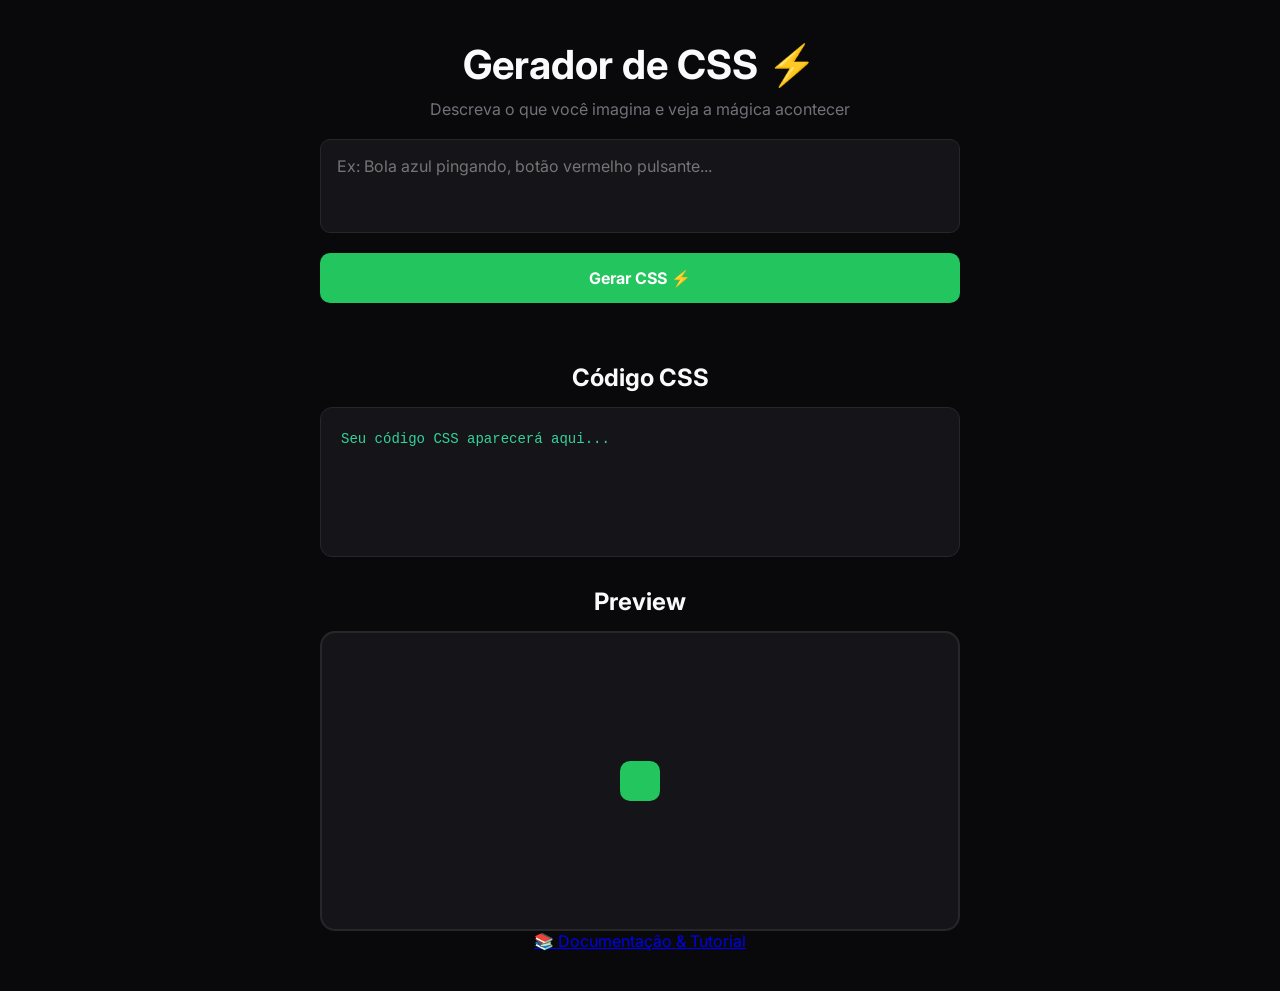
<file: index.html>
<!DOCTYPE html>
<html lang="pt-br">

<head>
    <meta charset="UTF-8">
    <meta name="viewport" content="width=device-width, initial-scale=1.0">
    <link rel="stylesheet" href="styles.css">
    <link rel="preconnect" href="https://fonts.googleapis.com">
    <link rel="preconnect" href="https://fonts.gstatic.com" crossorigin>
    <link href="https://fonts.googleapis.com/css2?family=Inter:ital,opsz,wght@0,14..32,100..900;1,14..32,100..900&display=swap" rel="stylesheet">
    <title>Gerador de CSS</title>
</head>

<body>
    <h1>Gerador de CSS ⚡️</h1>
    <p>Descreva o que você imagina e veja a mágica acontecer</p>

    <textarea rows="3" class="caixa-texto" placeholder="Ex: Bola azul pingando, botão vermelho pulsante..."></textarea>

    <button class="botao-gerar">Gerar CSS ⚡️</button>

    <h2>Código CSS</h2>
    <div class="bloco-codigo" id="bloco-codigo">Seu código CSS aparecerá aqui...</div>

    <h2>Preview</h2>
    <div class="resultado-preview" id="resultado-preview">
        <div class="elemento-preview"></div>
    </div>

    <footer class="rodape">
        <a href="documentacao.html" class="botao-docs">📚 Documentação & Tutorial</a>
    </footer>

    <script src="scripts.js"></script>
</body>

</html>
</file>
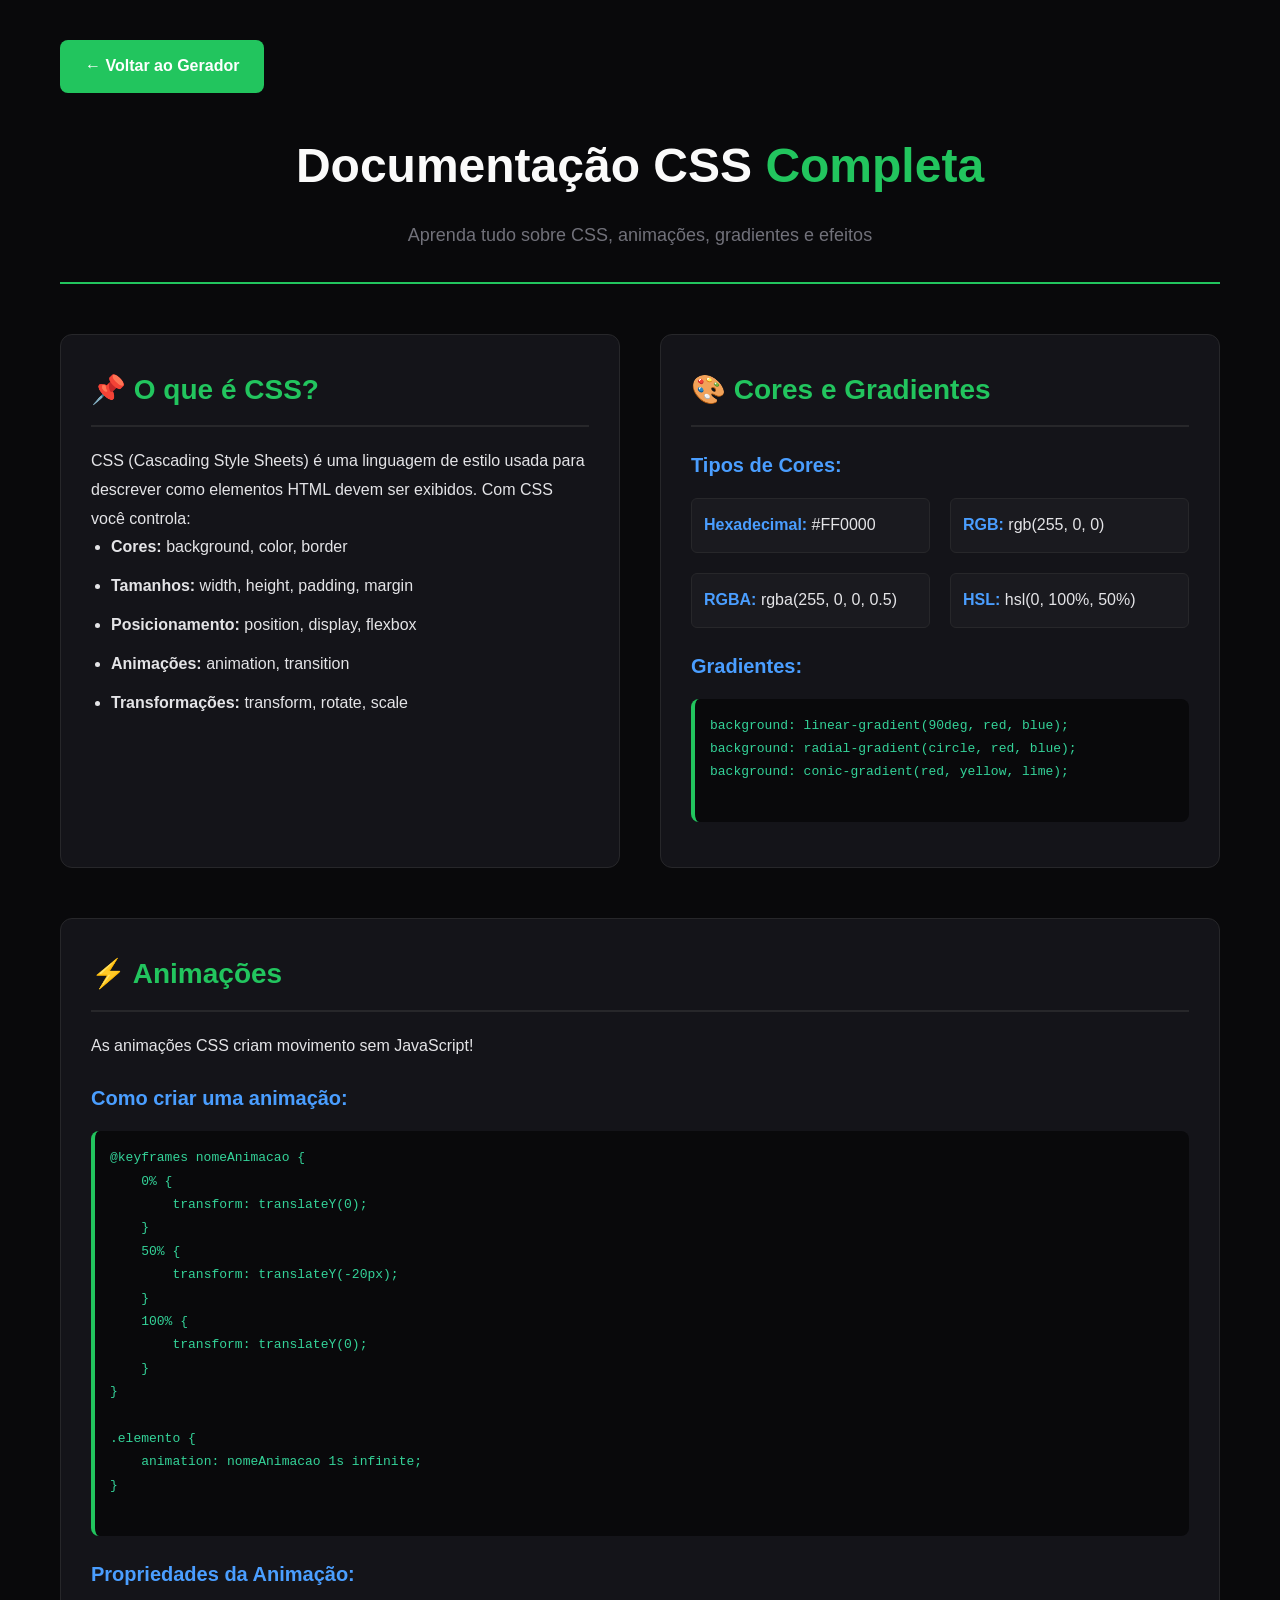
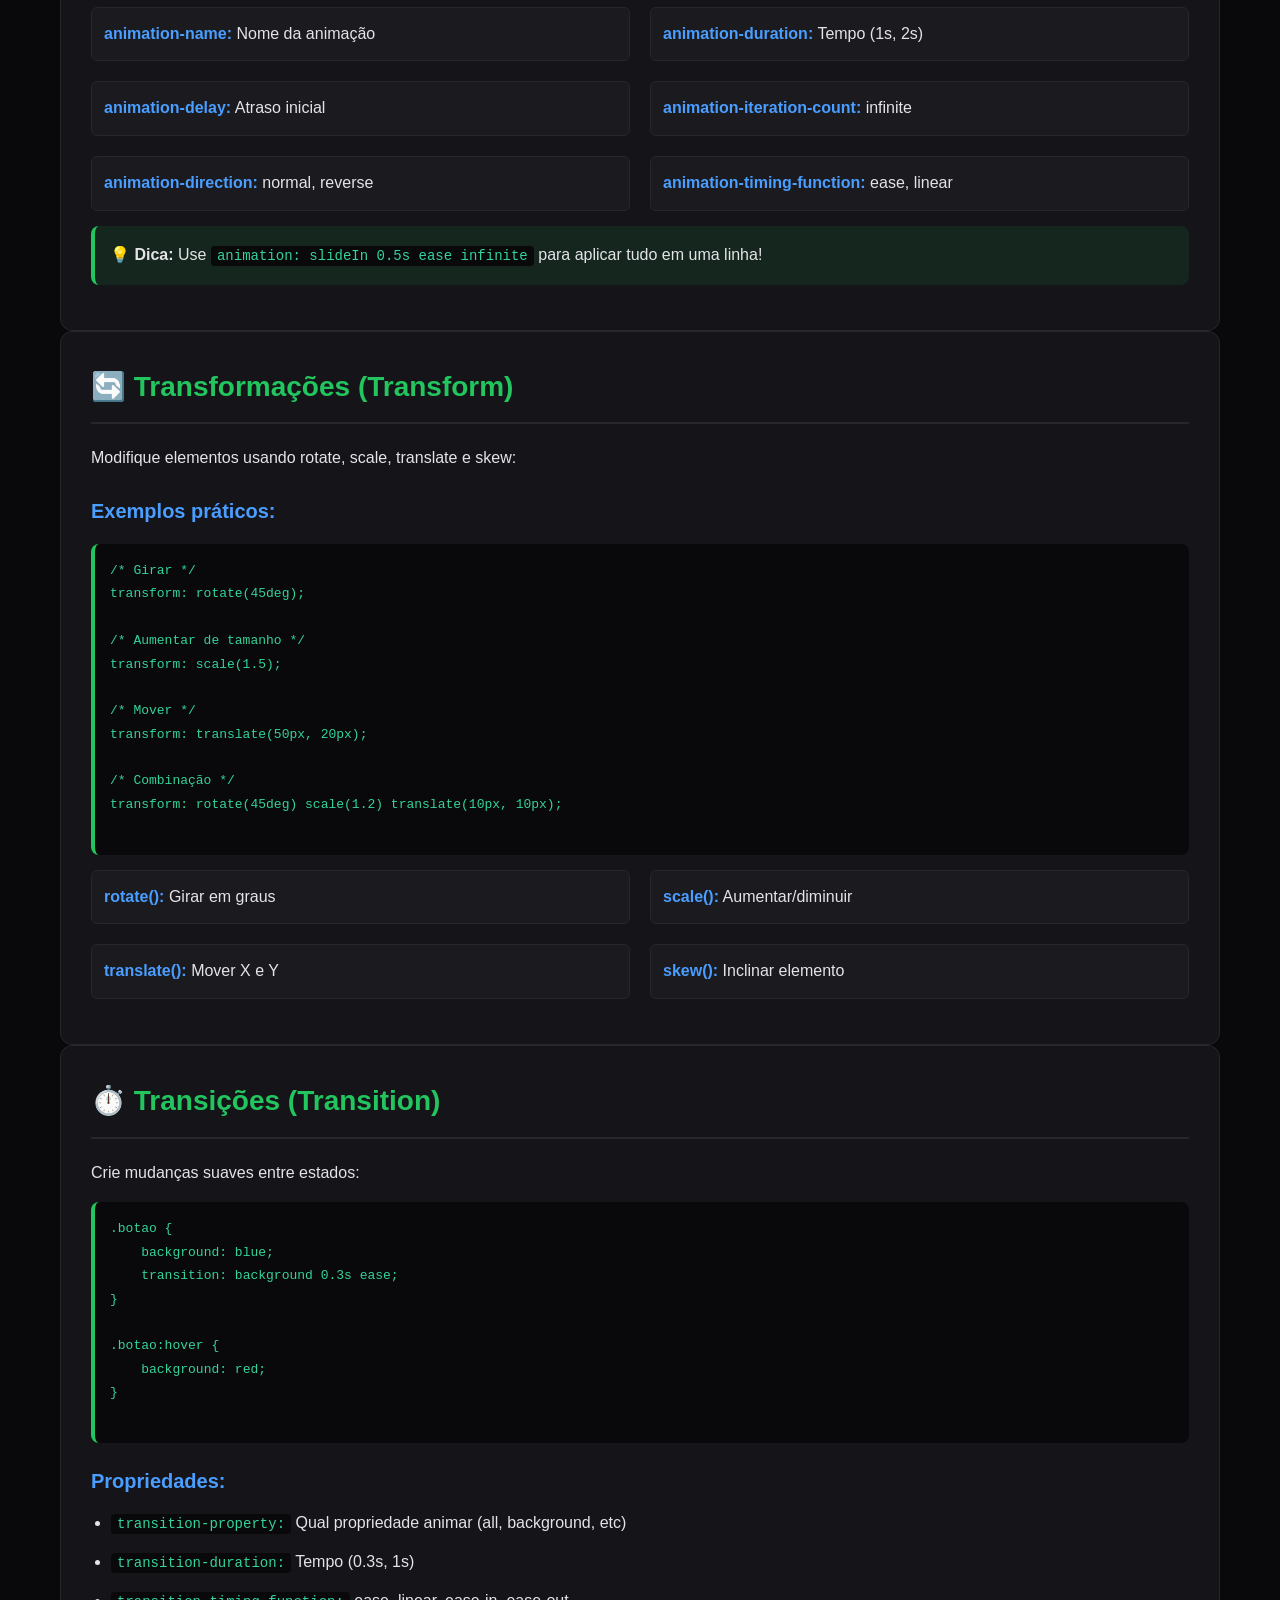
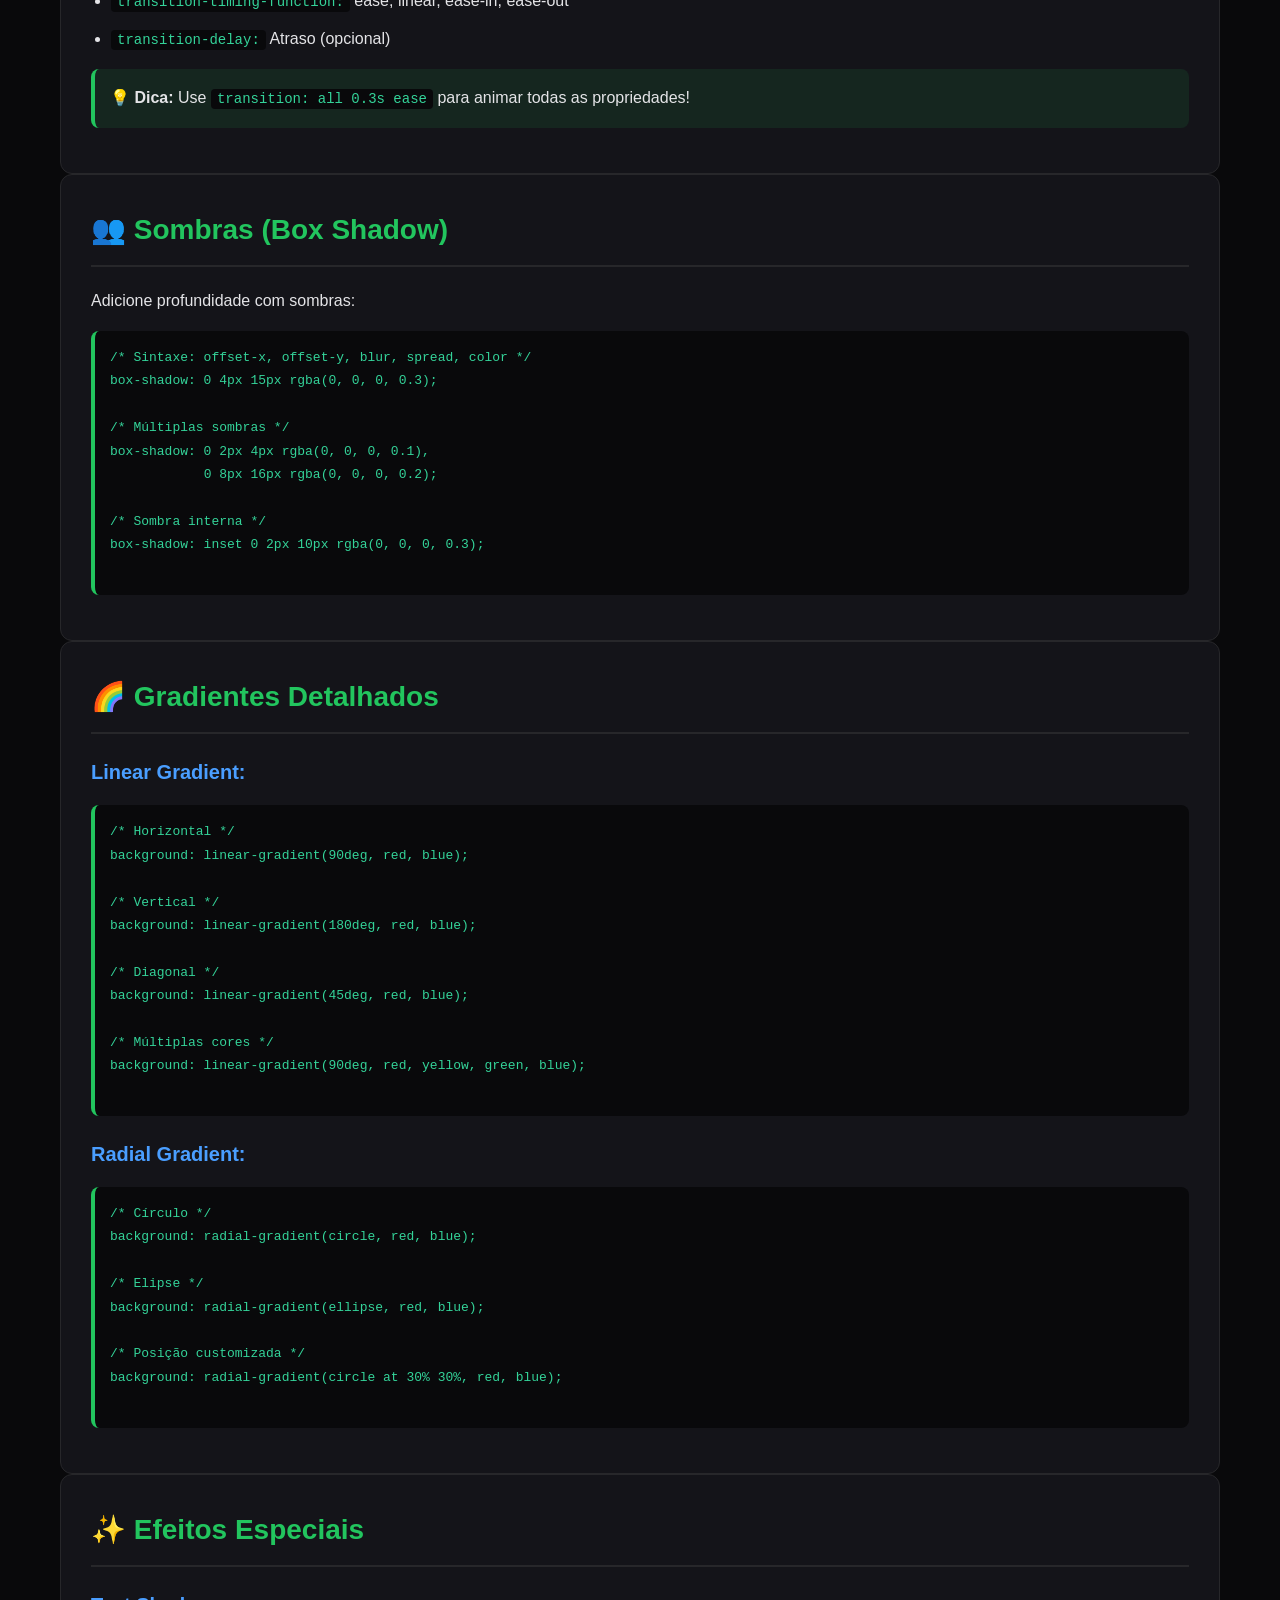
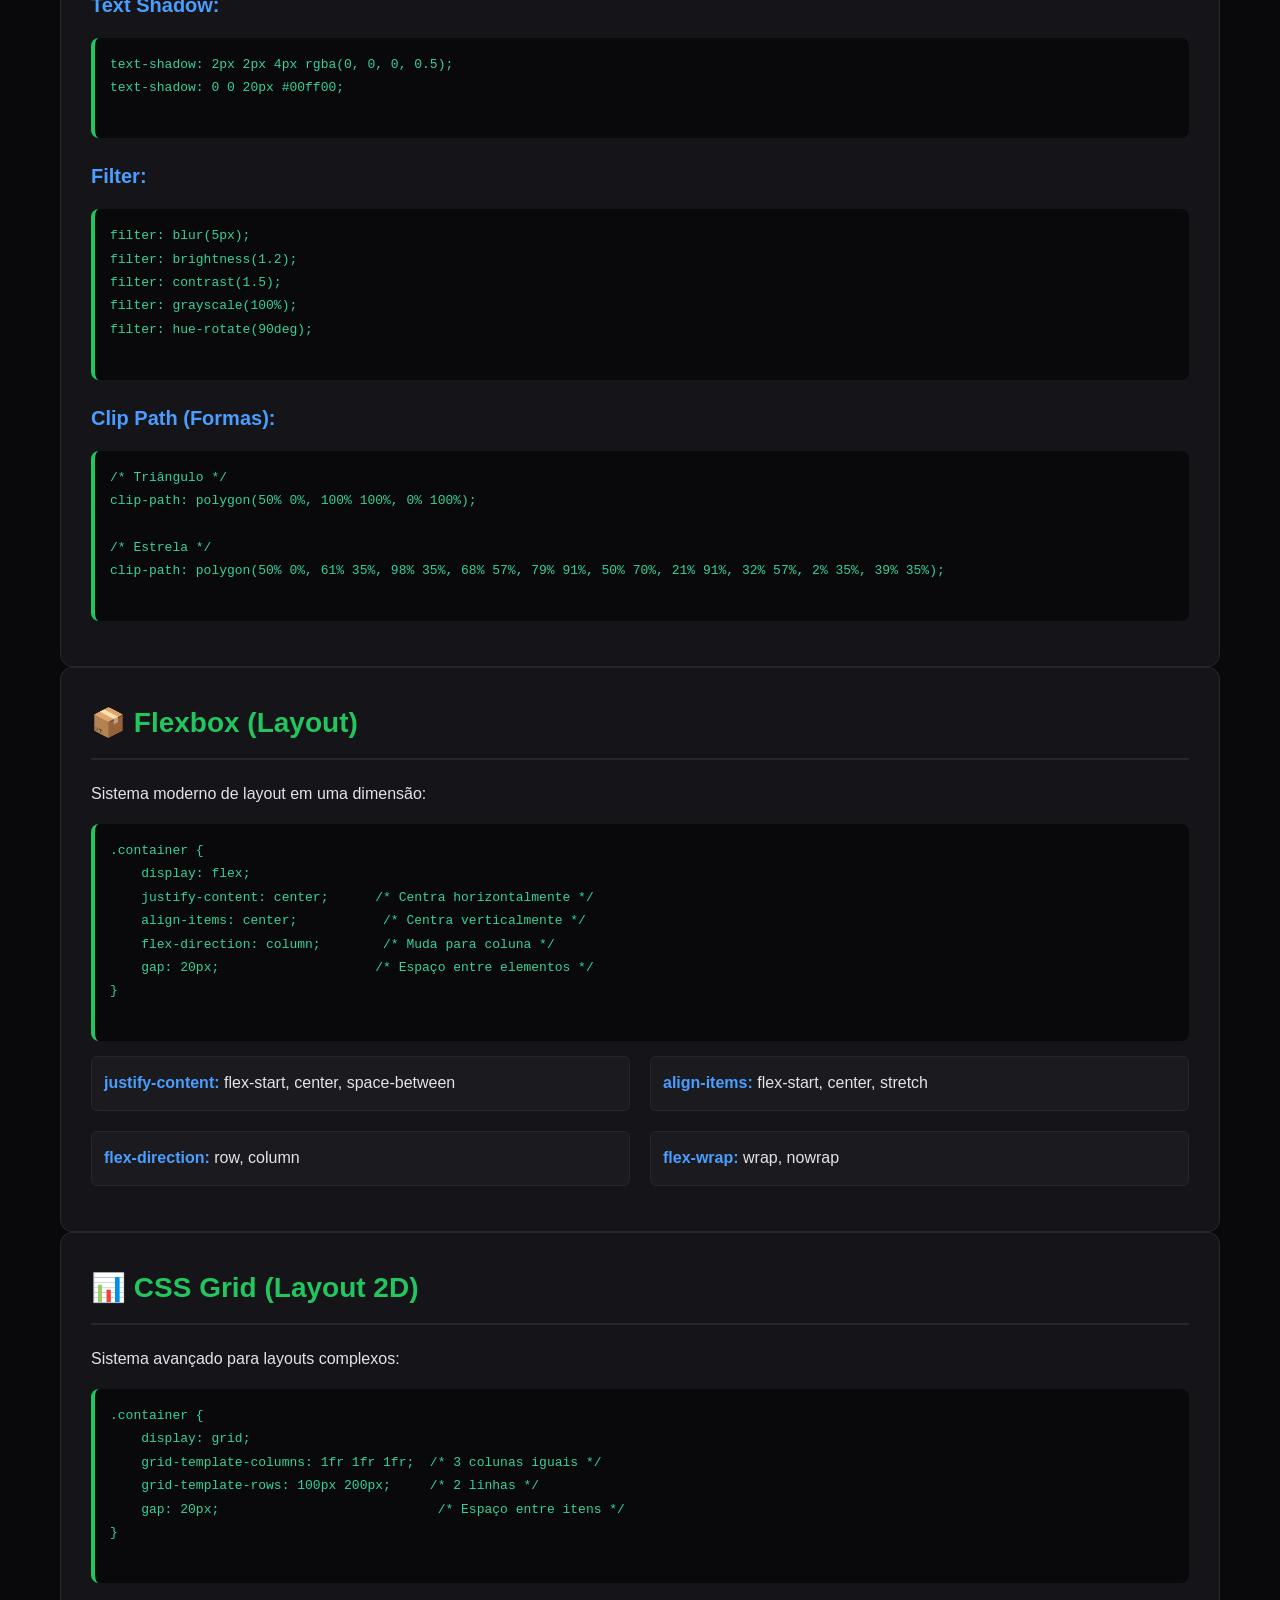
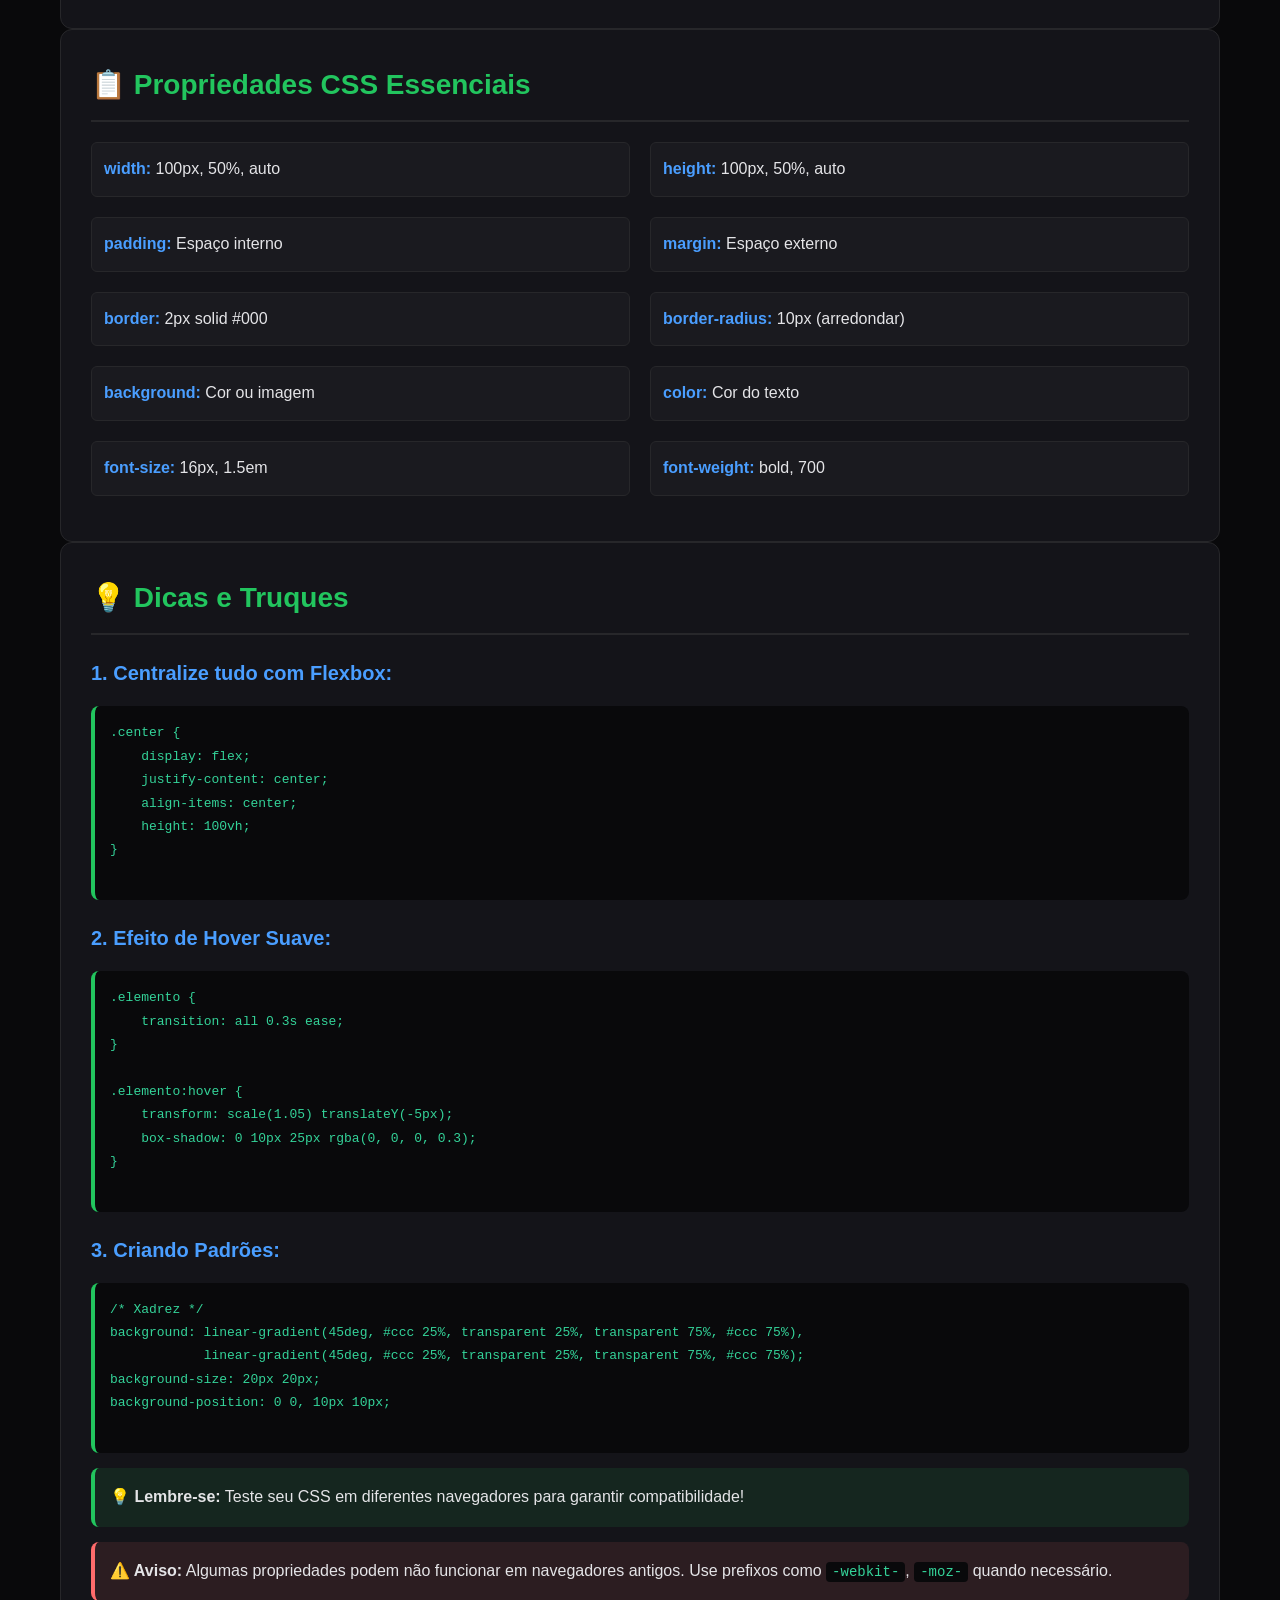
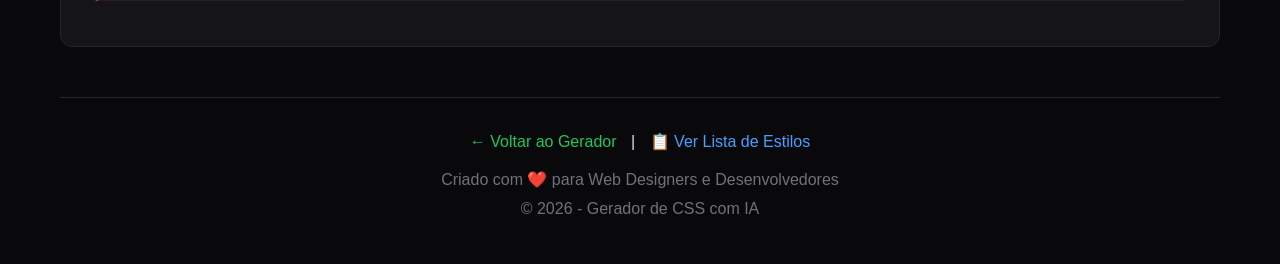
<file: documentacao.html>
<!DOCTYPE html>
<html lang="pt-br">

<head>
    <meta charset="UTF-8">
    <meta name="viewport" content="width=device-width, initial-scale=1.0">
    <title>Documentação CSS - Guia Completo</title>
    <style>
        * {
            margin: 0;
            padding: 0;
            box-sizing: border-box;
            font-family: "Inter", sans-serif;
        }

        body {
            background: #09090b;
            color: #e4e4e7;
            line-height: 1.8;
            max-width: 1200px;
            margin: 0 auto;
            padding: 40px 20px;
        }

        header {
            text-align: center;
            margin-bottom: 50px;
            border-bottom: 2px solid #22c55e;
            padding-bottom: 30px;
        }

        h1 {
            font-size: 48px;
            color: #fafafa;
            margin-bottom: 10px;
        }

        h1 span {
            color: #22c55e;
        }

        .subtitle {
            color: #71717a;
            font-size: 18px;
        }

        .container {
            display: grid;
            grid-template-columns: 1fr 1fr;
            gap: 40px;
            margin-bottom: 50px;
        }

        .secao {
            background: #141419;
            padding: 30px;
            border-radius: 12px;
            border: 1px solid #27272a;
        }

        h2 {
            color: #22c55e;
            font-size: 28px;
            margin-bottom: 20px;
            border-bottom: 2px solid #27272a;
            padding-bottom: 10px;
        }

        h3 {
            color: #4a9eff;
            font-size: 20px;
            margin-top: 20px;
            margin-bottom: 10px;
        }

        code {
            background: #09090b;
            color: #34d399;
            padding: 2px 6px;
            border-radius: 4px;
            font-family: 'Courier New', monospace;
            font-size: 14px;
        }

        .code-block {
            background: #09090b;
            color: #34d399;
            padding: 15px;
            border-radius: 8px;
            overflow-x: auto;
            margin: 15px 0;
            border-left: 4px solid #22c55e;
            font-family: 'Courier New', monospace;
            font-size: 13px;
            white-space: pre-wrap;
            word-wrap: break-word;
        }

        ul, ol {
            margin-left: 20px;
            margin-bottom: 15px;
        }

        li {
            margin-bottom: 10px;
        }

        .categoria {
            margin-bottom: 40px;
        }

        .exemplo {
            background: #1a1a1f;
            padding: 15px;
            border-radius: 8px;
            margin: 15px 0;
            border: 1px solid #27272a;
        }

        .botao-voltar {
            display: inline-block;
            padding: 12px 25px;
            background: #22c55e;
            color: white;
            text-decoration: none;
            border-radius: 8px;
            margin-bottom: 30px;
            font-weight: bold;
            transition: background 0.3s;
        }

        .botao-voltar:hover {
            background: #16a34a;
        }

        .dica {
            background: rgba(34, 197, 94, 0.1);
            border-left: 4px solid #22c55e;
            padding: 15px;
            border-radius: 8px;
            margin: 15px 0;
        }

        .warning {
            background: rgba(255, 107, 107, 0.1);
            border-left: 4px solid #ff6b6b;
            padding: 15px;
            border-radius: 8px;
            margin: 15px 0;
        }

        .grid-propriedades {
            display: grid;
            grid-template-columns: 1fr 1fr;
            gap: 20px;
            margin: 15px 0;
        }

        .propriedade {
            background: #1a1a1f;
            padding: 12px;
            border-radius: 6px;
            border: 1px solid #27272a;
        }

        .propriedade strong {
            color: #4a9eff;
        }

        @media (max-width: 768px) {
            .container {
                grid-template-columns: 1fr;
                gap: 20px;
            }

            h1 {
                font-size: 32px;
            }

            .grid-propriedades {
                grid-template-columns: 1fr;
            }
        }
    </style>
</head>

<body>
    <a href="index.html" class="botao-voltar">← Voltar ao Gerador</a>

    <header>
        <h1>Documentação CSS <span>Completa</span></h1>
        <p class="subtitle">Aprenda tudo sobre CSS, animações, gradientes e efeitos</p>
    </header>

    <div class="container">
        <!-- SEÇÃO 1: O QUE É CSS -->
        <div class="secao">
            <h2>📌 O que é CSS?</h2>
            <p>CSS (Cascading Style Sheets) é uma linguagem de estilo usada para descrever como elementos HTML devem ser exibidos. Com CSS você controla:</p>
            <ul>
                <li><strong>Cores:</strong> background, color, border</li>
                <li><strong>Tamanhos:</strong> width, height, padding, margin</li>
                <li><strong>Posicionamento:</strong> position, display, flexbox</li>
                <li><strong>Animações:</strong> animation, transition</li>
                <li><strong>Transformações:</strong> transform, rotate, scale</li>
            </ul>
        </div>

        <!-- SEÇÃO 2: CORES -->
        <div class="secao">
            <h2>🎨 Cores e Gradientes</h2>
            <h3>Tipos de Cores:</h3>
            <div class="grid-propriedades">
                <div class="propriedade">
                    <strong>Hexadecimal:</strong> #FF0000
                </div>
                <div class="propriedade">
                    <strong>RGB:</strong> rgb(255, 0, 0)
                </div>
                <div class="propriedade">
                    <strong>RGBA:</strong> rgba(255, 0, 0, 0.5)
                </div>
                <div class="propriedade">
                    <strong>HSL:</strong> hsl(0, 100%, 50%)
                </div>
            </div>

            <h3>Gradientes:</h3>
            <div class="code-block">background: linear-gradient(90deg, red, blue);
background: radial-gradient(circle, red, blue);
background: conic-gradient(red, yellow, lime);
            </div>
        </div>
    </div>

    <!-- SEÇÃO 3: ANIMAÇÕES -->
    <div class="secao">
        <h2>⚡ Animações</h2>
        <p>As animações CSS criam movimento sem JavaScript!</p>

        <h3>Como criar uma animação:</h3>
        <div class="code-block">@keyframes nomeAnimacao {
    0% {
        transform: translateY(0);
    }
    50% {
        transform: translateY(-20px);
    }
    100% {
        transform: translateY(0);
    }
}

.elemento {
    animation: nomeAnimacao 1s infinite;
}
        </div>

        <h3>Propriedades da Animação:</h3>
        <div class="grid-propriedades">
            <div class="propriedade">
                <strong>animation-name:</strong> Nome da animação
            </div>
            <div class="propriedade">
                <strong>animation-duration:</strong> Tempo (1s, 2s)
            </div>
            <div class="propriedade">
                <strong>animation-delay:</strong> Atraso inicial
            </div>
            <div class="propriedade">
                <strong>animation-iteration-count:</strong> infinite
            </div>
            <div class="propriedade">
                <strong>animation-direction:</strong> normal, reverse
            </div>
            <div class="propriedade">
                <strong>animation-timing-function:</strong> ease, linear
            </div>
        </div>

        <div class="dica">
            <strong>💡 Dica:</strong> Use <code>animation: slideIn 0.5s ease infinite</code> para aplicar tudo em uma linha!
        </div>
    </div>

    <!-- SEÇÃO 4: TRANSFORMAÇÕES -->
    <div class="secao">
        <h2>🔄 Transformações (Transform)</h2>
        <p>Modifique elementos usando rotate, scale, translate e skew:</p>

        <h3>Exemplos práticos:</h3>
        <div class="code-block">/* Girar */
transform: rotate(45deg);

/* Aumentar de tamanho */
transform: scale(1.5);

/* Mover */
transform: translate(50px, 20px);

/* Combinação */
transform: rotate(45deg) scale(1.2) translate(10px, 10px);
        </div>

        <div class="grid-propriedades">
            <div class="propriedade">
                <strong>rotate():</strong> Girar em graus
            </div>
            <div class="propriedade">
                <strong>scale():</strong> Aumentar/diminuir
            </div>
            <div class="propriedade">
                <strong>translate():</strong> Mover X e Y
            </div>
            <div class="propriedade">
                <strong>skew():</strong> Inclinar elemento
            </div>
        </div>
    </div>

    <!-- SEÇÃO 5: TRANSIÇÕES -->
    <div class="secao">
        <h2>⏱️ Transições (Transition)</h2>
        <p>Crie mudanças suaves entre estados:</p>

        <div class="code-block">.botao {
    background: blue;
    transition: background 0.3s ease;
}

.botao:hover {
    background: red;
}
        </div>

        <h3>Propriedades:</h3>
        <ul>
            <li><code>transition-property:</code> Qual propriedade animar (all, background, etc)</li>
            <li><code>transition-duration:</code> Tempo (0.3s, 1s)</li>
            <li><code>transition-timing-function:</code> ease, linear, ease-in, ease-out</li>
            <li><code>transition-delay:</code> Atraso (opcional)</li>
        </ul>

        <div class="dica">
            <strong>💡 Dica:</strong> Use <code>transition: all 0.3s ease</code> para animar todas as propriedades!
        </div>
    </div>

    <!-- SEÇÃO 6: BOX SHADOW -->
    <div class="secao">
        <h2>👥 Sombras (Box Shadow)</h2>
        <p>Adicione profundidade com sombras:</p>

        <div class="code-block">/* Sintaxe: offset-x, offset-y, blur, spread, color */
box-shadow: 0 4px 15px rgba(0, 0, 0, 0.3);

/* Múltiplas sombras */
box-shadow: 0 2px 4px rgba(0, 0, 0, 0.1),
            0 8px 16px rgba(0, 0, 0, 0.2);

/* Sombra interna */
box-shadow: inset 0 2px 10px rgba(0, 0, 0, 0.3);
        </div>
    </div>

    <!-- SEÇÃO 7: GRADIENTES -->
    <div class="secao">
        <h2>🌈 Gradientes Detalhados</h2>

        <h3>Linear Gradient:</h3>
        <div class="code-block">/* Horizontal */
background: linear-gradient(90deg, red, blue);

/* Vertical */
background: linear-gradient(180deg, red, blue);

/* Diagonal */
background: linear-gradient(45deg, red, blue);

/* Múltiplas cores */
background: linear-gradient(90deg, red, yellow, green, blue);
        </div>

        <h3>Radial Gradient:</h3>
        <div class="code-block">/* Círculo */
background: radial-gradient(circle, red, blue);

/* Elipse */
background: radial-gradient(ellipse, red, blue);

/* Posição customizada */
background: radial-gradient(circle at 30% 30%, red, blue);
        </div>
    </div>

    <!-- SEÇÃO 8: EFEITOS ESPECIAIS -->
    <div class="secao">
        <h2>✨ Efeitos Especiais</h2>

        <h3>Text Shadow:</h3>
        <div class="code-block">text-shadow: 2px 2px 4px rgba(0, 0, 0, 0.5);
text-shadow: 0 0 20px #00ff00;
        </div>

        <h3>Filter:</h3>
        <div class="code-block">filter: blur(5px);
filter: brightness(1.2);
filter: contrast(1.5);
filter: grayscale(100%);
filter: hue-rotate(90deg);
        </div>

        <h3>Clip Path (Formas):</h3>
        <div class="code-block">/* Triângulo */
clip-path: polygon(50% 0%, 100% 100%, 0% 100%);

/* Estrela */
clip-path: polygon(50% 0%, 61% 35%, 98% 35%, 68% 57%, 79% 91%, 50% 70%, 21% 91%, 32% 57%, 2% 35%, 39% 35%);
        </div>
    </div>

    <!-- SEÇÃO 9: FLEXBOX -->
    <div class="secao">
        <h2>📦 Flexbox (Layout)</h2>
        <p>Sistema moderno de layout em uma dimensão:</p>

        <div class="code-block">.container {
    display: flex;
    justify-content: center;      /* Centra horizontalmente */
    align-items: center;           /* Centra verticalmente */
    flex-direction: column;        /* Muda para coluna */
    gap: 20px;                    /* Espaço entre elementos */
}
        </div>

        <div class="grid-propriedades">
            <div class="propriedade">
                <strong>justify-content:</strong> flex-start, center, space-between
            </div>
            <div class="propriedade">
                <strong>align-items:</strong> flex-start, center, stretch
            </div>
            <div class="propriedade">
                <strong>flex-direction:</strong> row, column
            </div>
            <div class="propriedade">
                <strong>flex-wrap:</strong> wrap, nowrap
            </div>
        </div>
    </div>

    <!-- SEÇÃO 10: GRID -->
    <div class="secao">
        <h2>📊 CSS Grid (Layout 2D)</h2>
        <p>Sistema avançado para layouts complexos:</p>

        <div class="code-block">.container {
    display: grid;
    grid-template-columns: 1fr 1fr 1fr;  /* 3 colunas iguais */
    grid-template-rows: 100px 200px;     /* 2 linhas */
    gap: 20px;                            /* Espaço entre itens */
}
        </div>
    </div>

    <!-- SEÇÃO 11: PROPRIEDADES COMUNS -->
    <div class="secao">
        <h2>📋 Propriedades CSS Essenciais</h2>

        <div class="grid-propriedades">
            <div class="propriedade">
                <strong>width:</strong> 100px, 50%, auto
            </div>
            <div class="propriedade">
                <strong>height:</strong> 100px, 50%, auto
            </div>
            <div class="propriedade">
                <strong>padding:</strong> Espaço interno
            </div>
            <div class="propriedade">
                <strong>margin:</strong> Espaço externo
            </div>
            <div class="propriedade">
                <strong>border:</strong> 2px solid #000
            </div>
            <div class="propriedade">
                <strong>border-radius:</strong> 10px (arredondar)
            </div>
            <div class="propriedade">
                <strong>background:</strong> Cor ou imagem
            </div>
            <div class="propriedade">
                <strong>color:</strong> Cor do texto
            </div>
            <div class="propriedade">
                <strong>font-size:</strong> 16px, 1.5em
            </div>
            <div class="propriedade">
                <strong>font-weight:</strong> bold, 700
            </div>
        </div>
    </div>

    <!-- SEÇÃO 12: DICAS E TRUQUES -->
    <div class="secao">
        <h2>💡 Dicas e Truques</h2>

        <h3>1. Centralize tudo com Flexbox:</h3>
        <div class="code-block">.center {
    display: flex;
    justify-content: center;
    align-items: center;
    height: 100vh;
}
        </div>

        <h3>2. Efeito de Hover Suave:</h3>
        <div class="code-block">.elemento {
    transition: all 0.3s ease;
}

.elemento:hover {
    transform: scale(1.05) translateY(-5px);
    box-shadow: 0 10px 25px rgba(0, 0, 0, 0.3);
}
        </div>

        <h3>3. Criando Padrões:</h3>
        <div class="code-block">/* Xadrez */
background: linear-gradient(45deg, #ccc 25%, transparent 25%, transparent 75%, #ccc 75%),
            linear-gradient(45deg, #ccc 25%, transparent 25%, transparent 75%, #ccc 75%);
background-size: 20px 20px;
background-position: 0 0, 10px 10px;
        </div>

        <div class="dica">
            <strong>💡 Lembre-se:</strong> Teste seu CSS em diferentes navegadores para garantir compatibilidade!
        </div>

        <div class="warning">
            <strong>⚠️ Aviso:</strong> Algumas propriedades podem não funcionar em navegadores antigos. Use prefixos como <code>-webkit-</code>, <code>-moz-</code> quando necessário.
        </div>
    </div>

    <!-- RODAPÉ -->
    <footer style="text-align: center; margin-top: 50px; padding-top: 30px; border-top: 1px solid #27272a;">
        <p>
            <a href="index.html" style="color: #22c55e; text-decoration: none; margin: 0 10px;">← Voltar ao Gerador</a>
            |
            <a href="estilos-lista.html" style="color: #4a9eff; text-decoration: none; margin: 0 10px;">📋 Ver Lista de Estilos</a>
        </p>
        <p style="color: #71717a; margin-top: 10px;">Criado com ❤️ para Web Designers e Desenvolvedores</p>
        <p style="color: #71717a;">© 2026 - Gerador de CSS com IA</p>
    </footer>

</body>

</html>
</file>
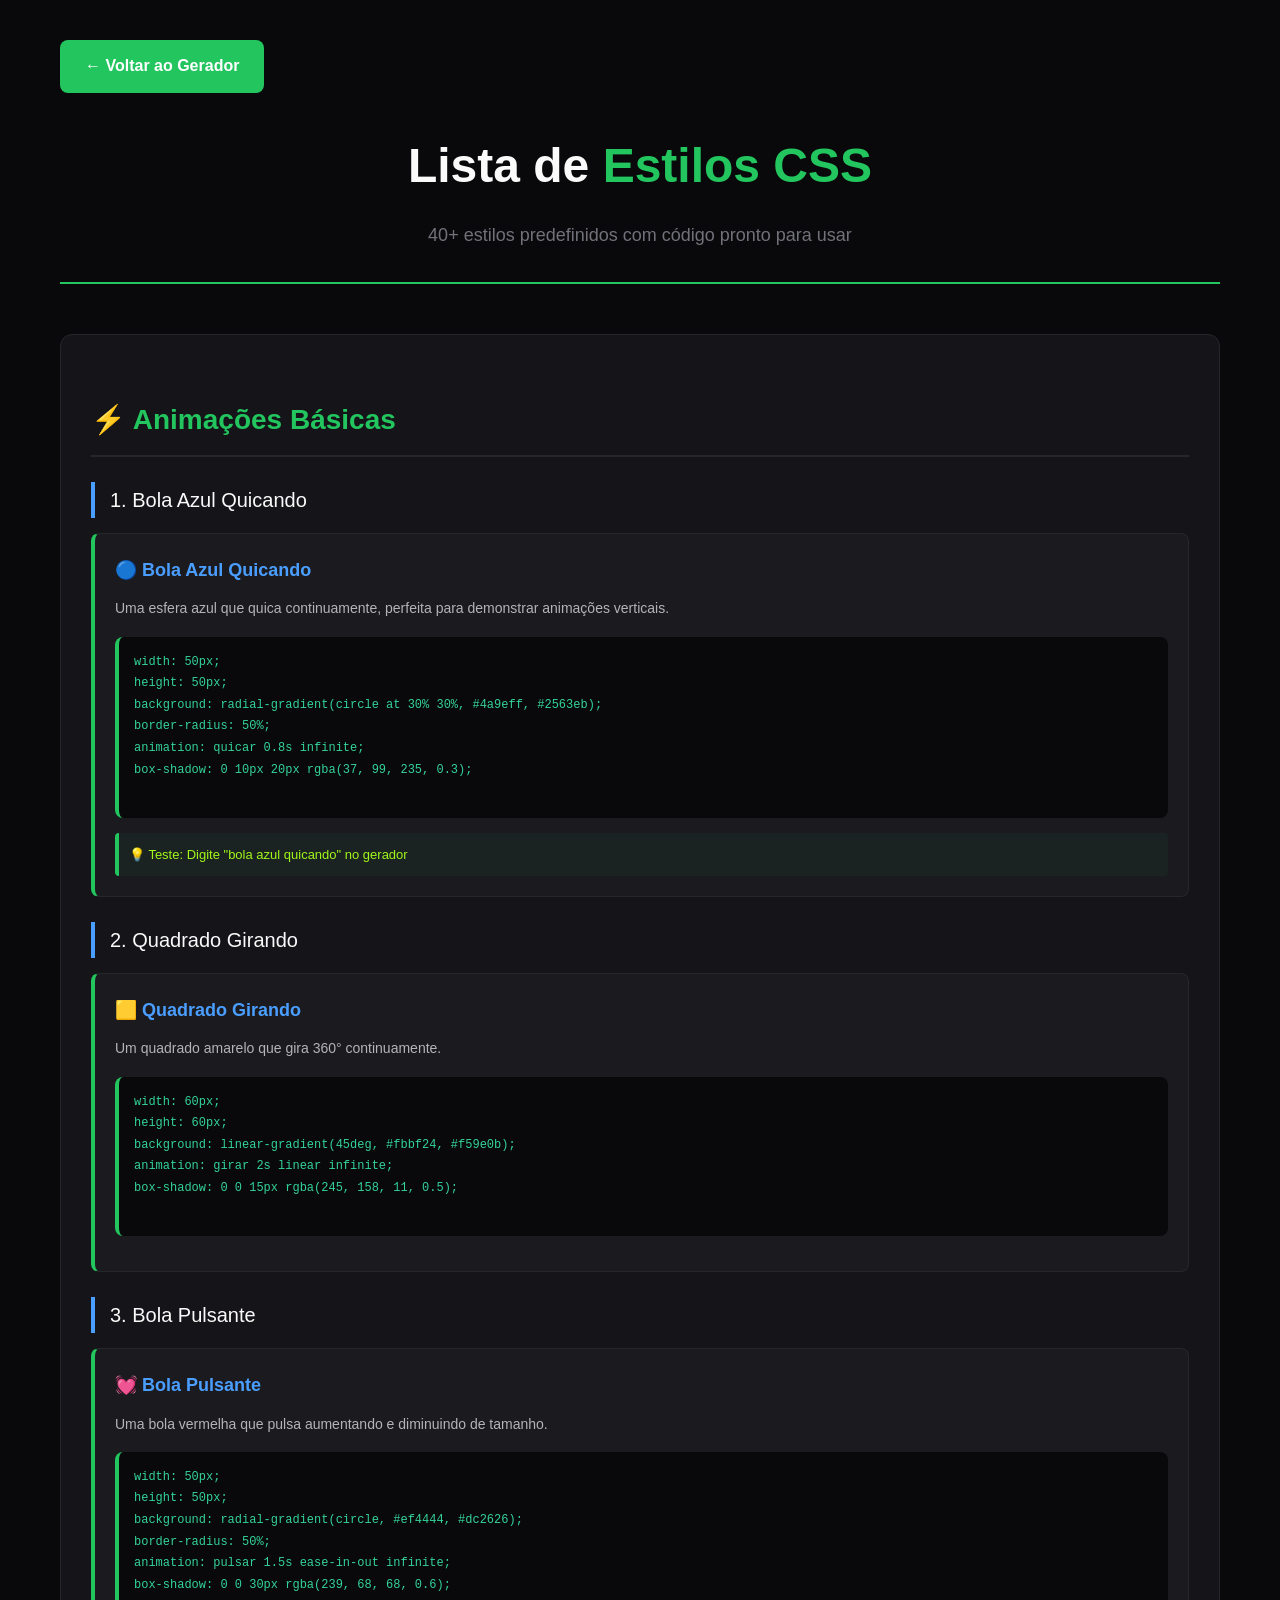
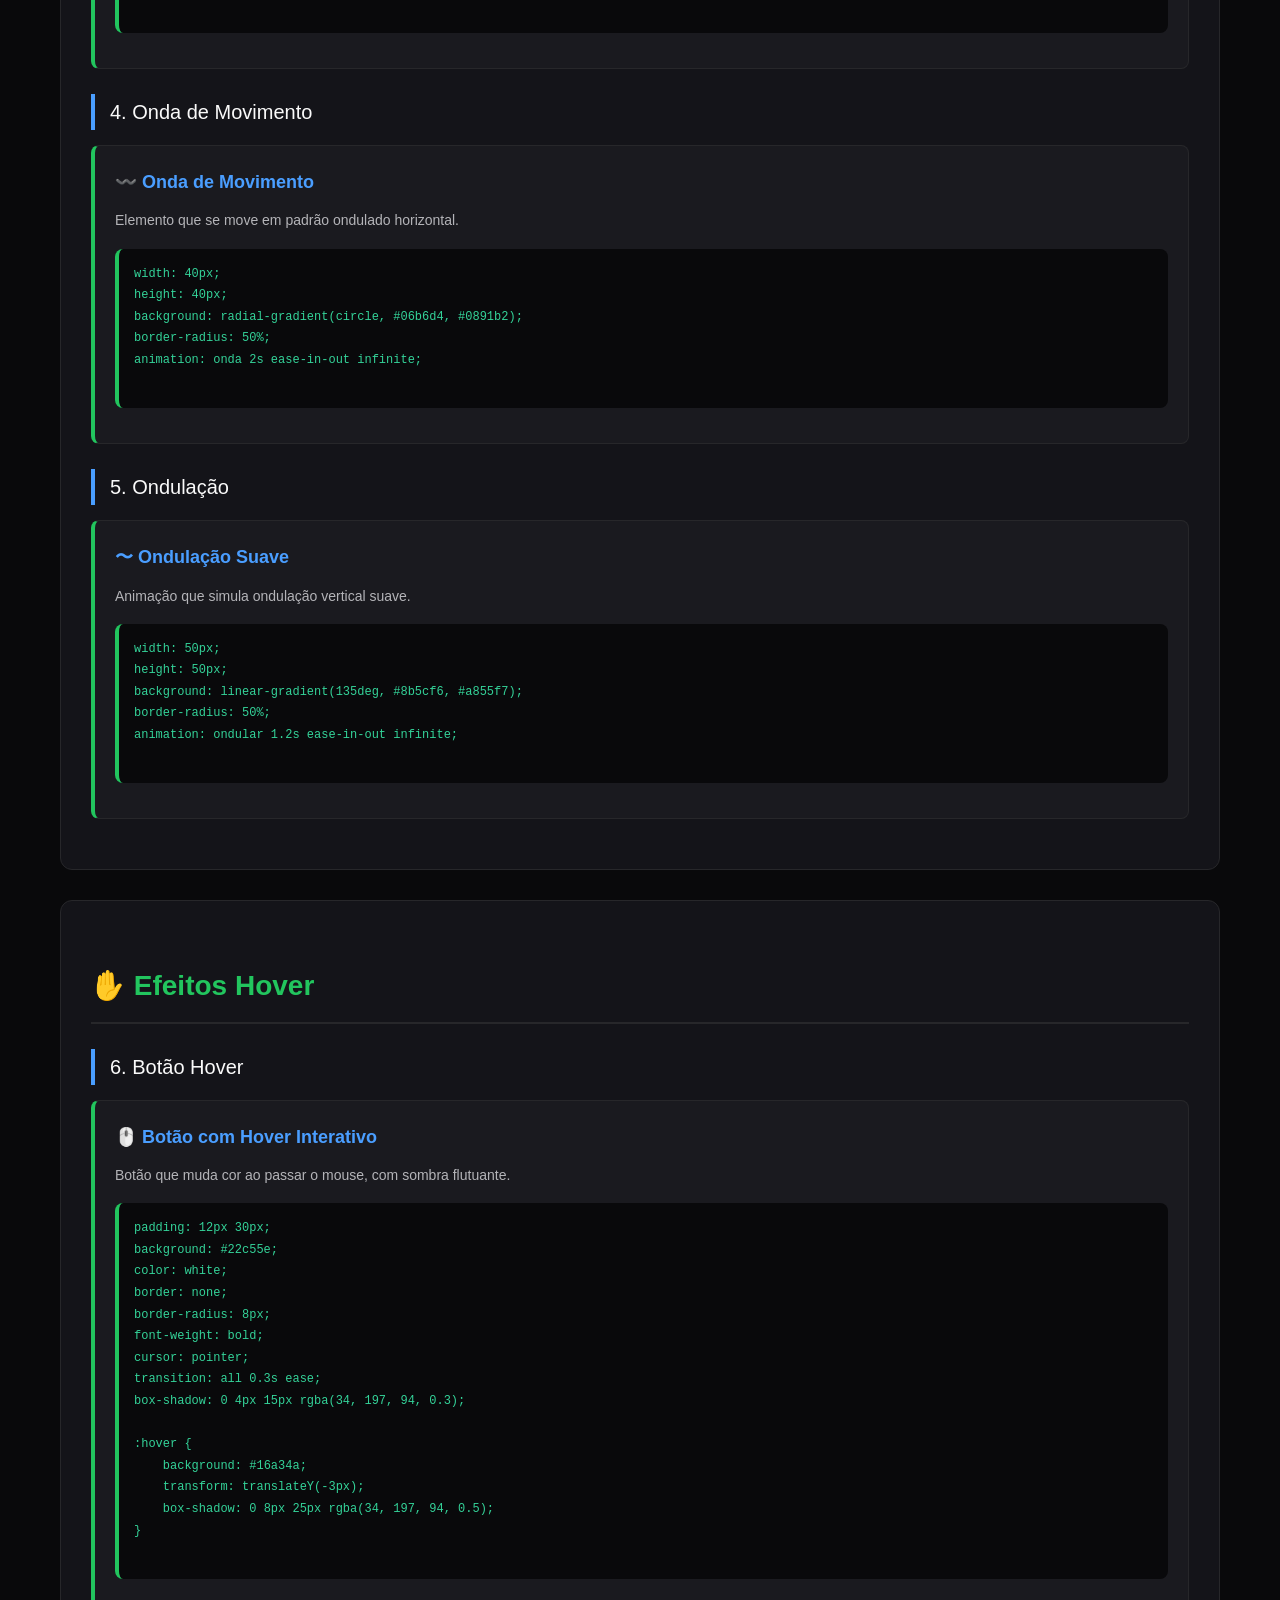
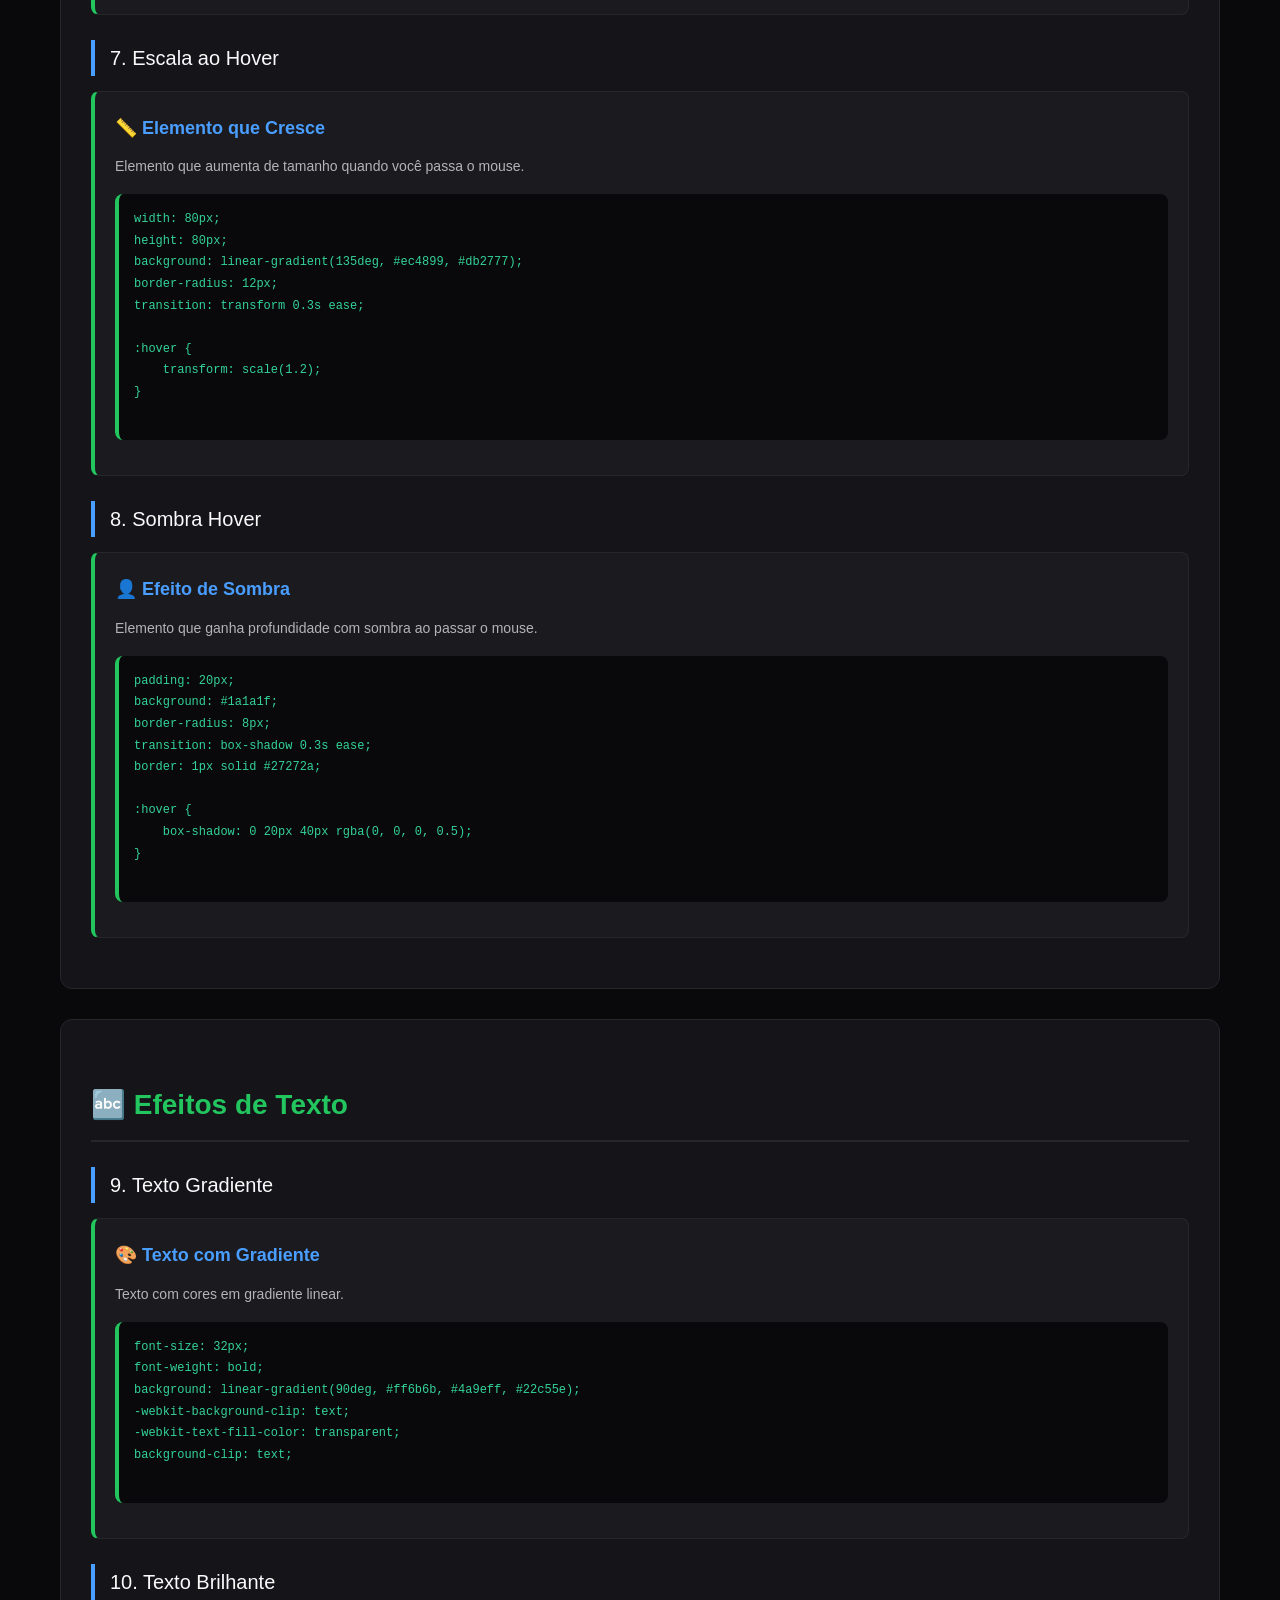
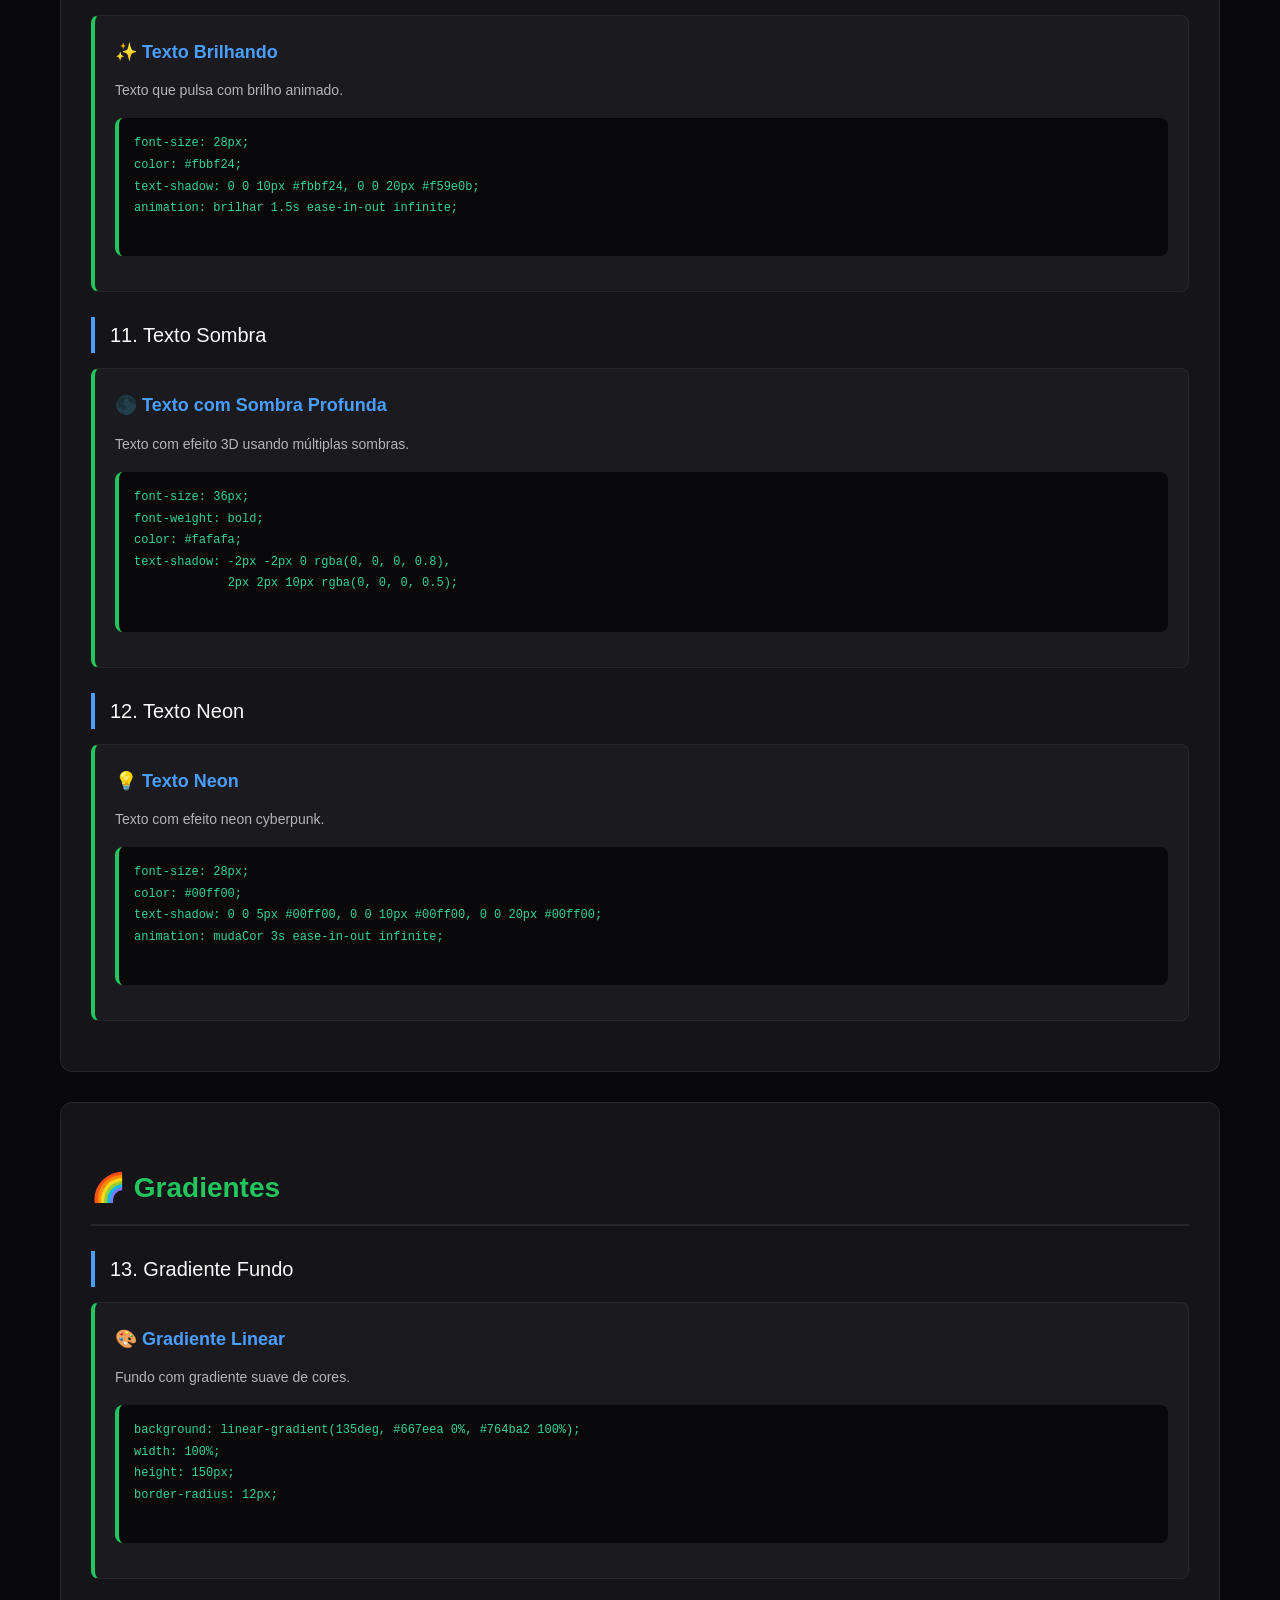
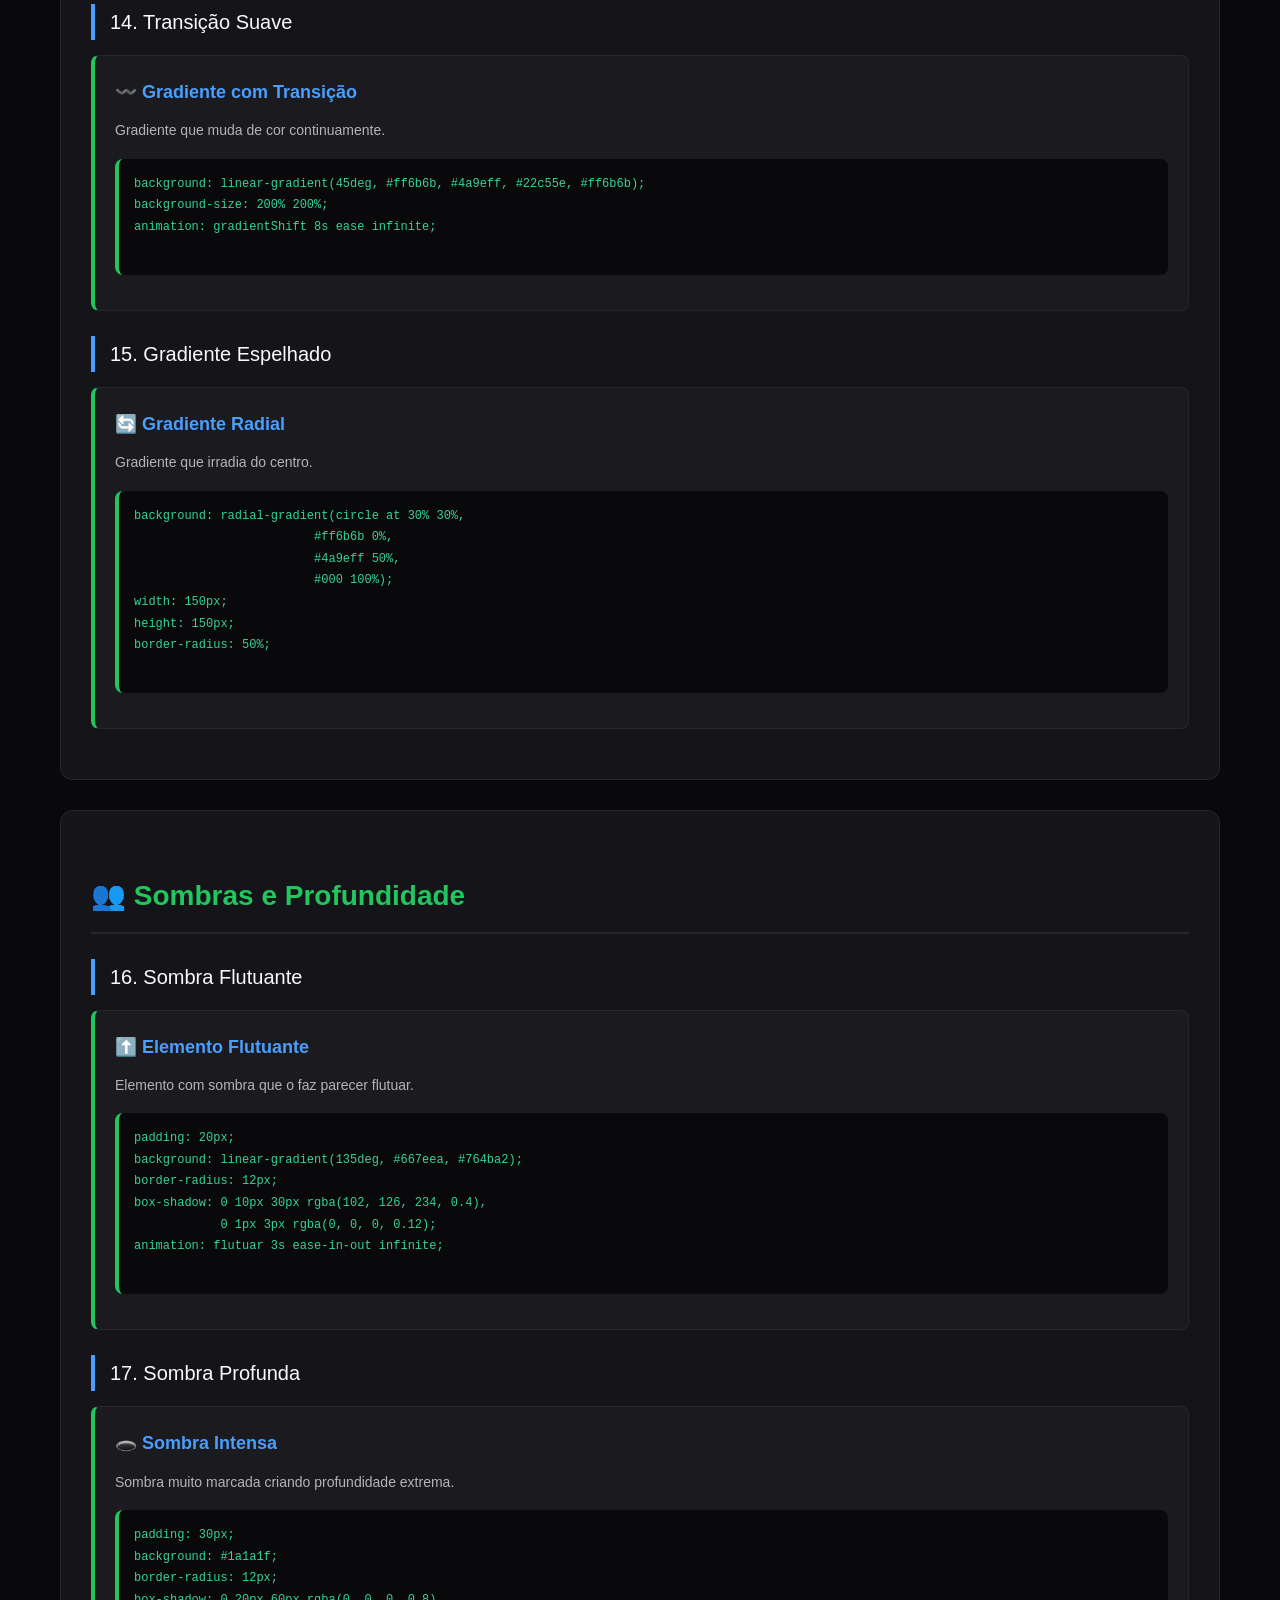
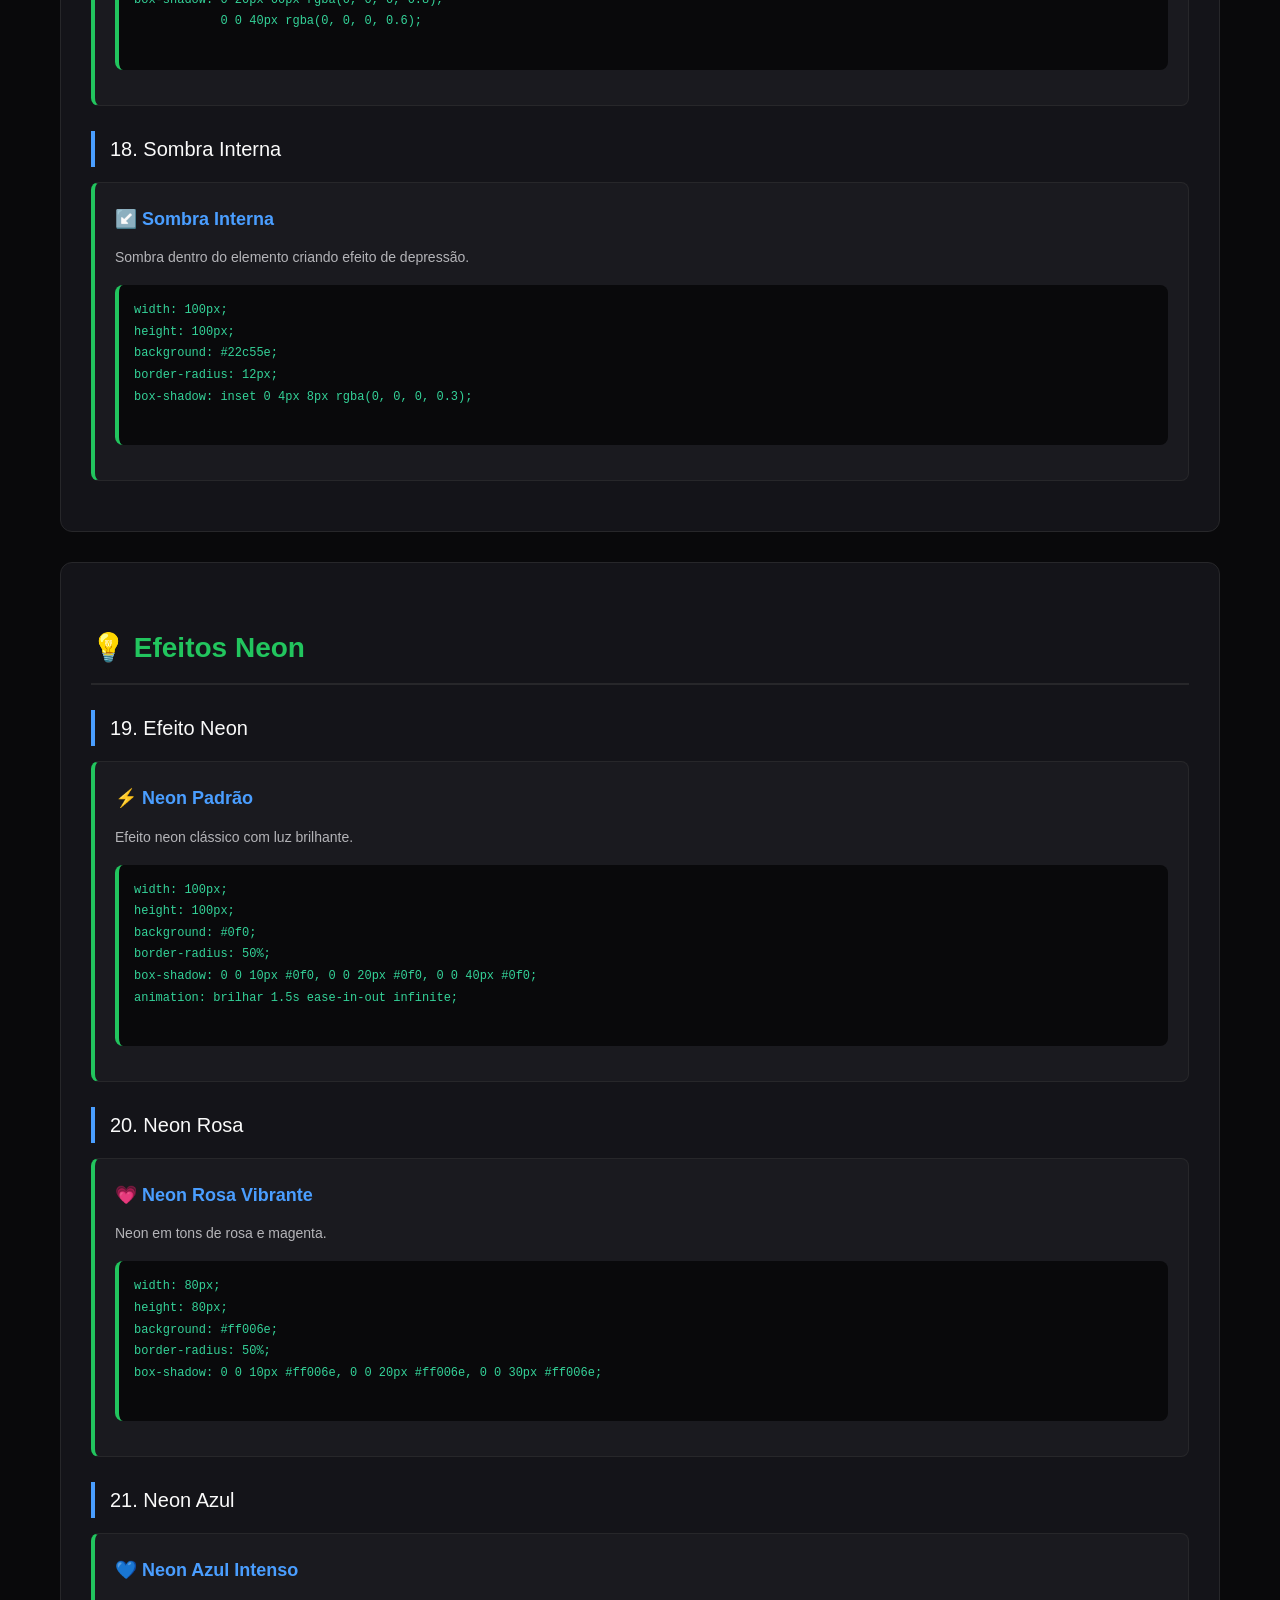
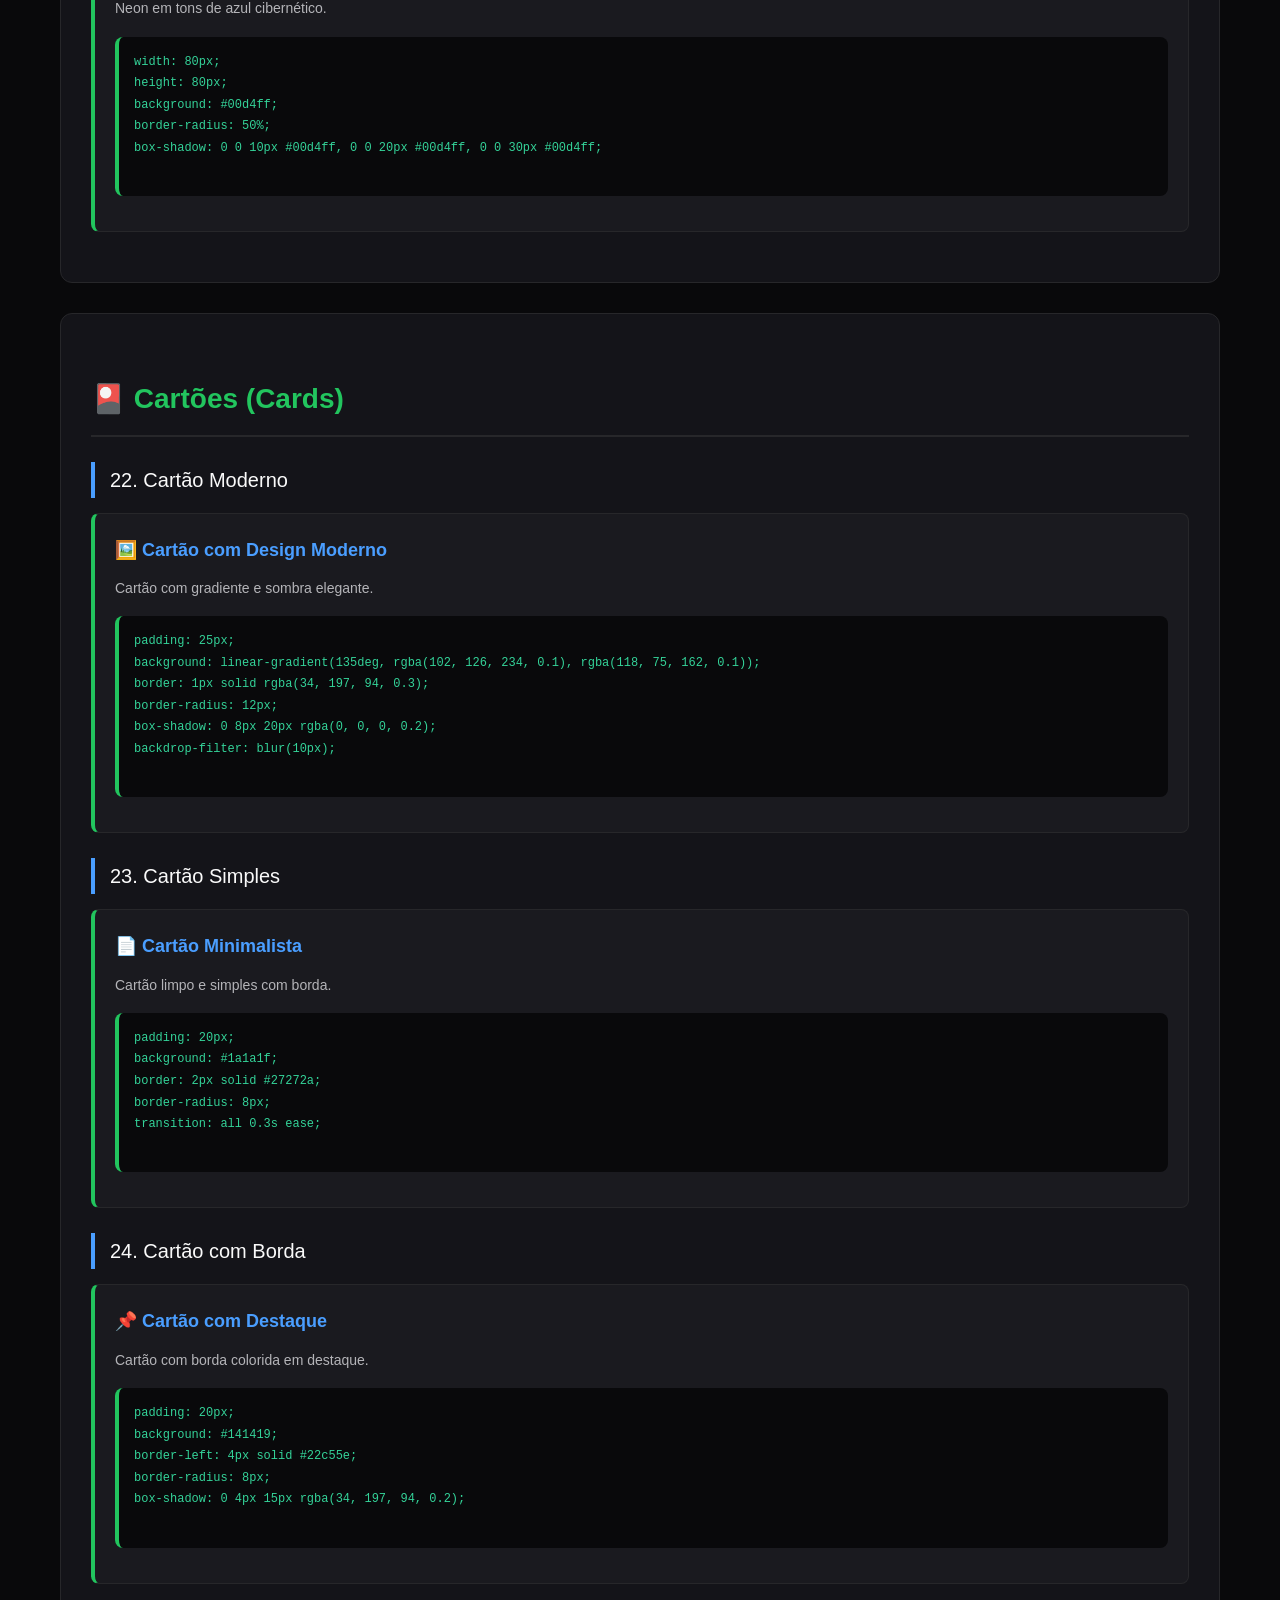
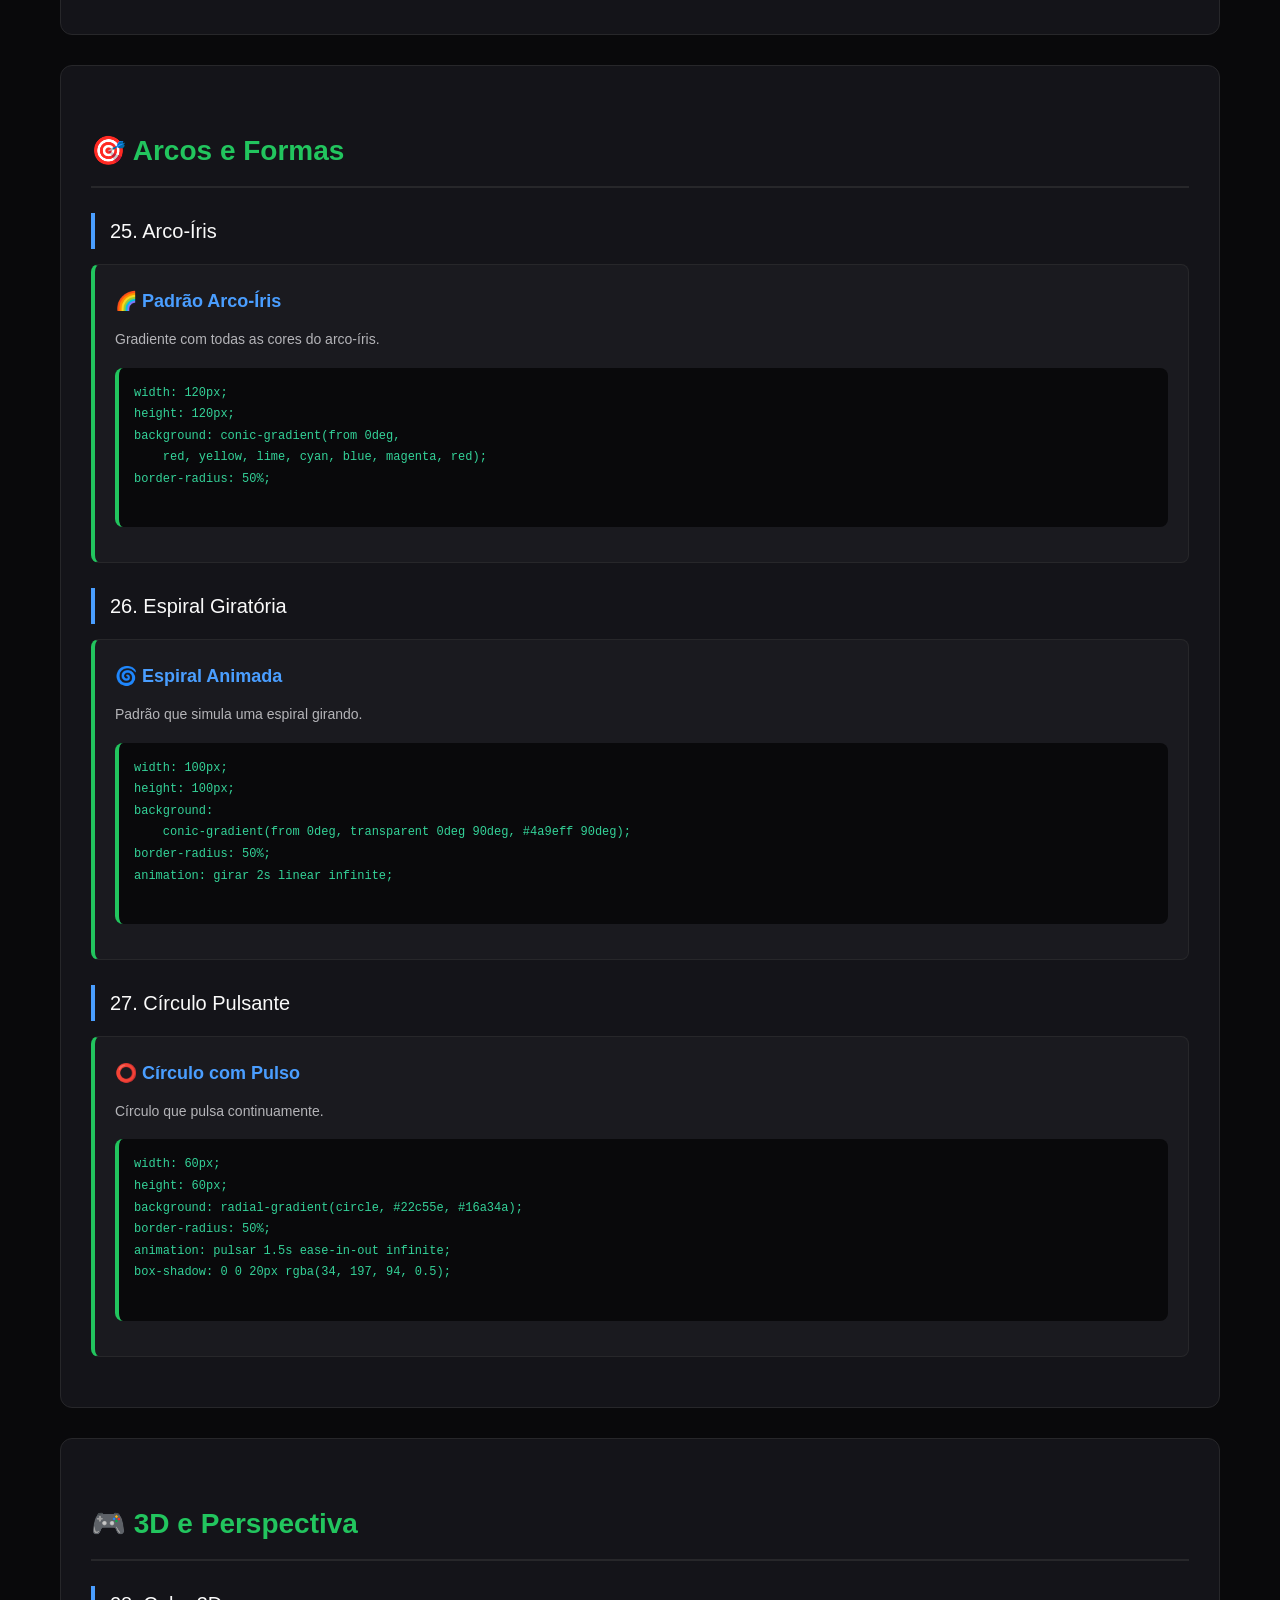
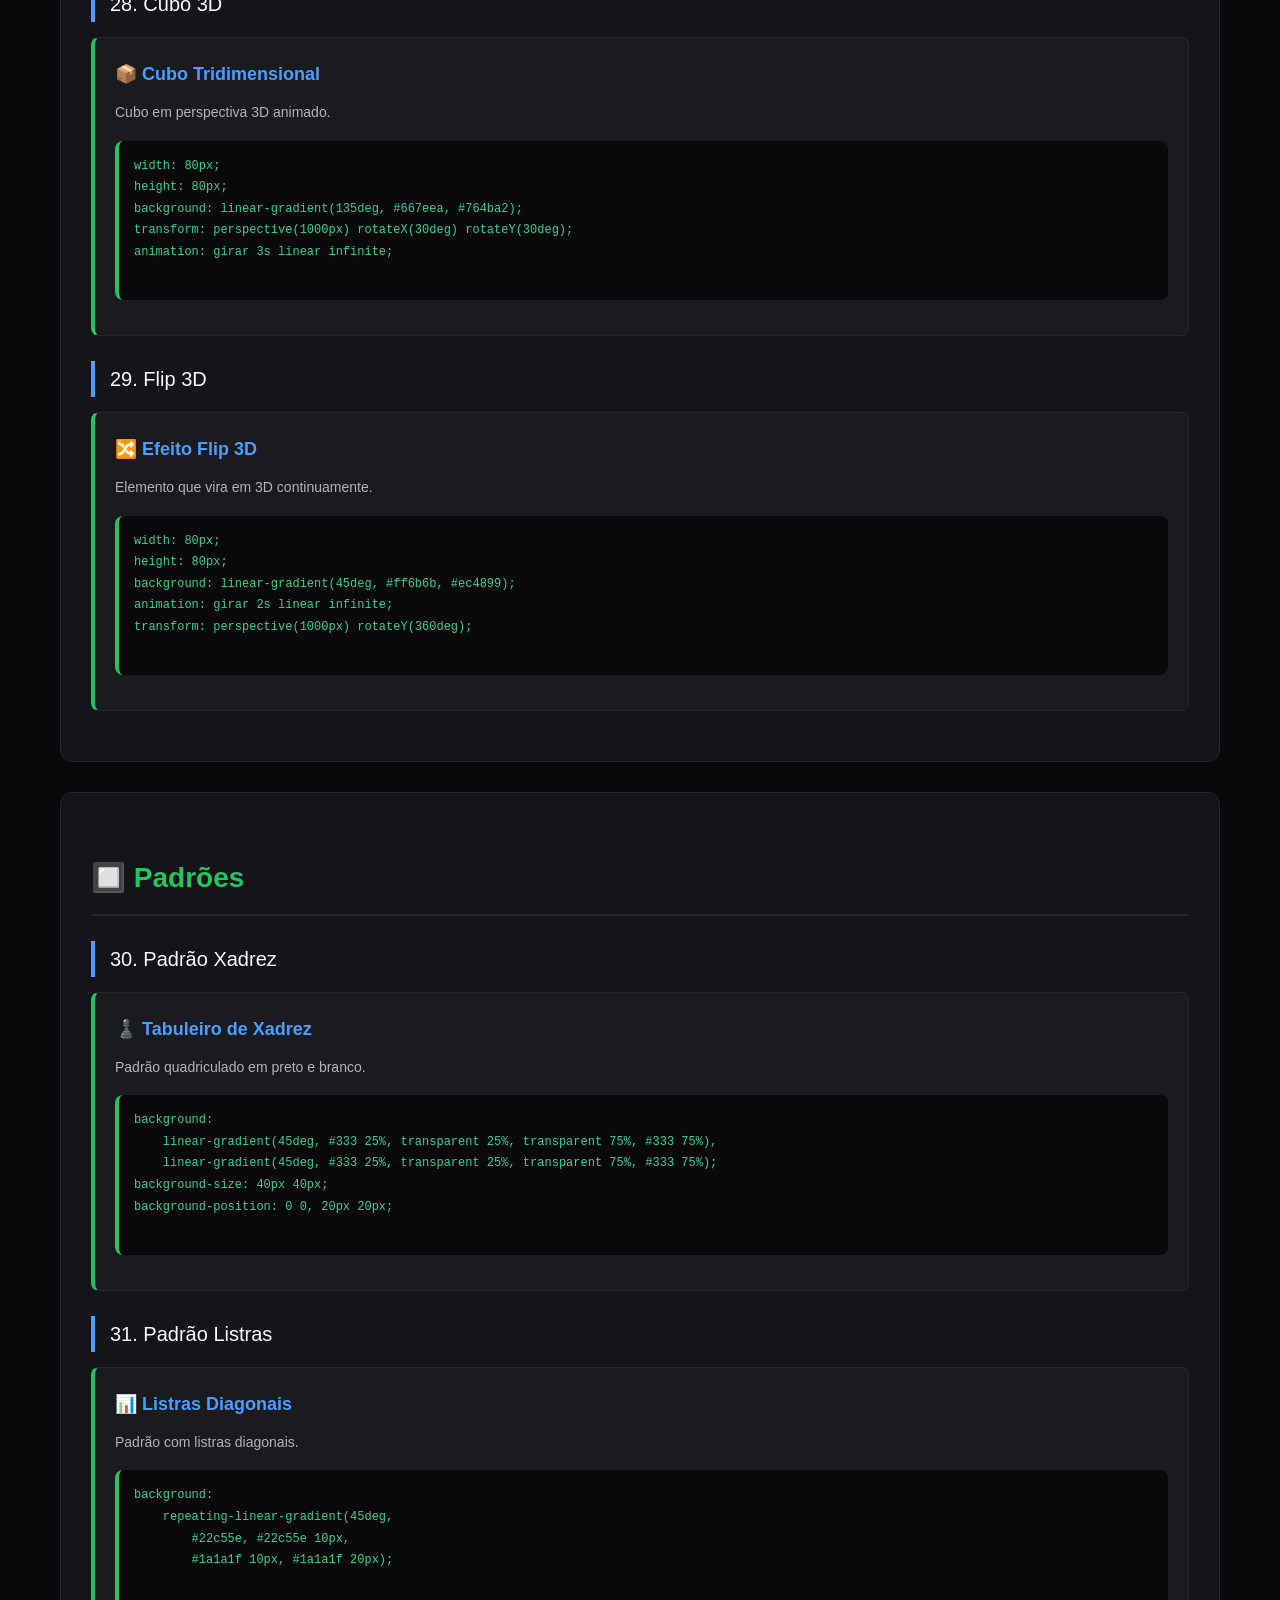
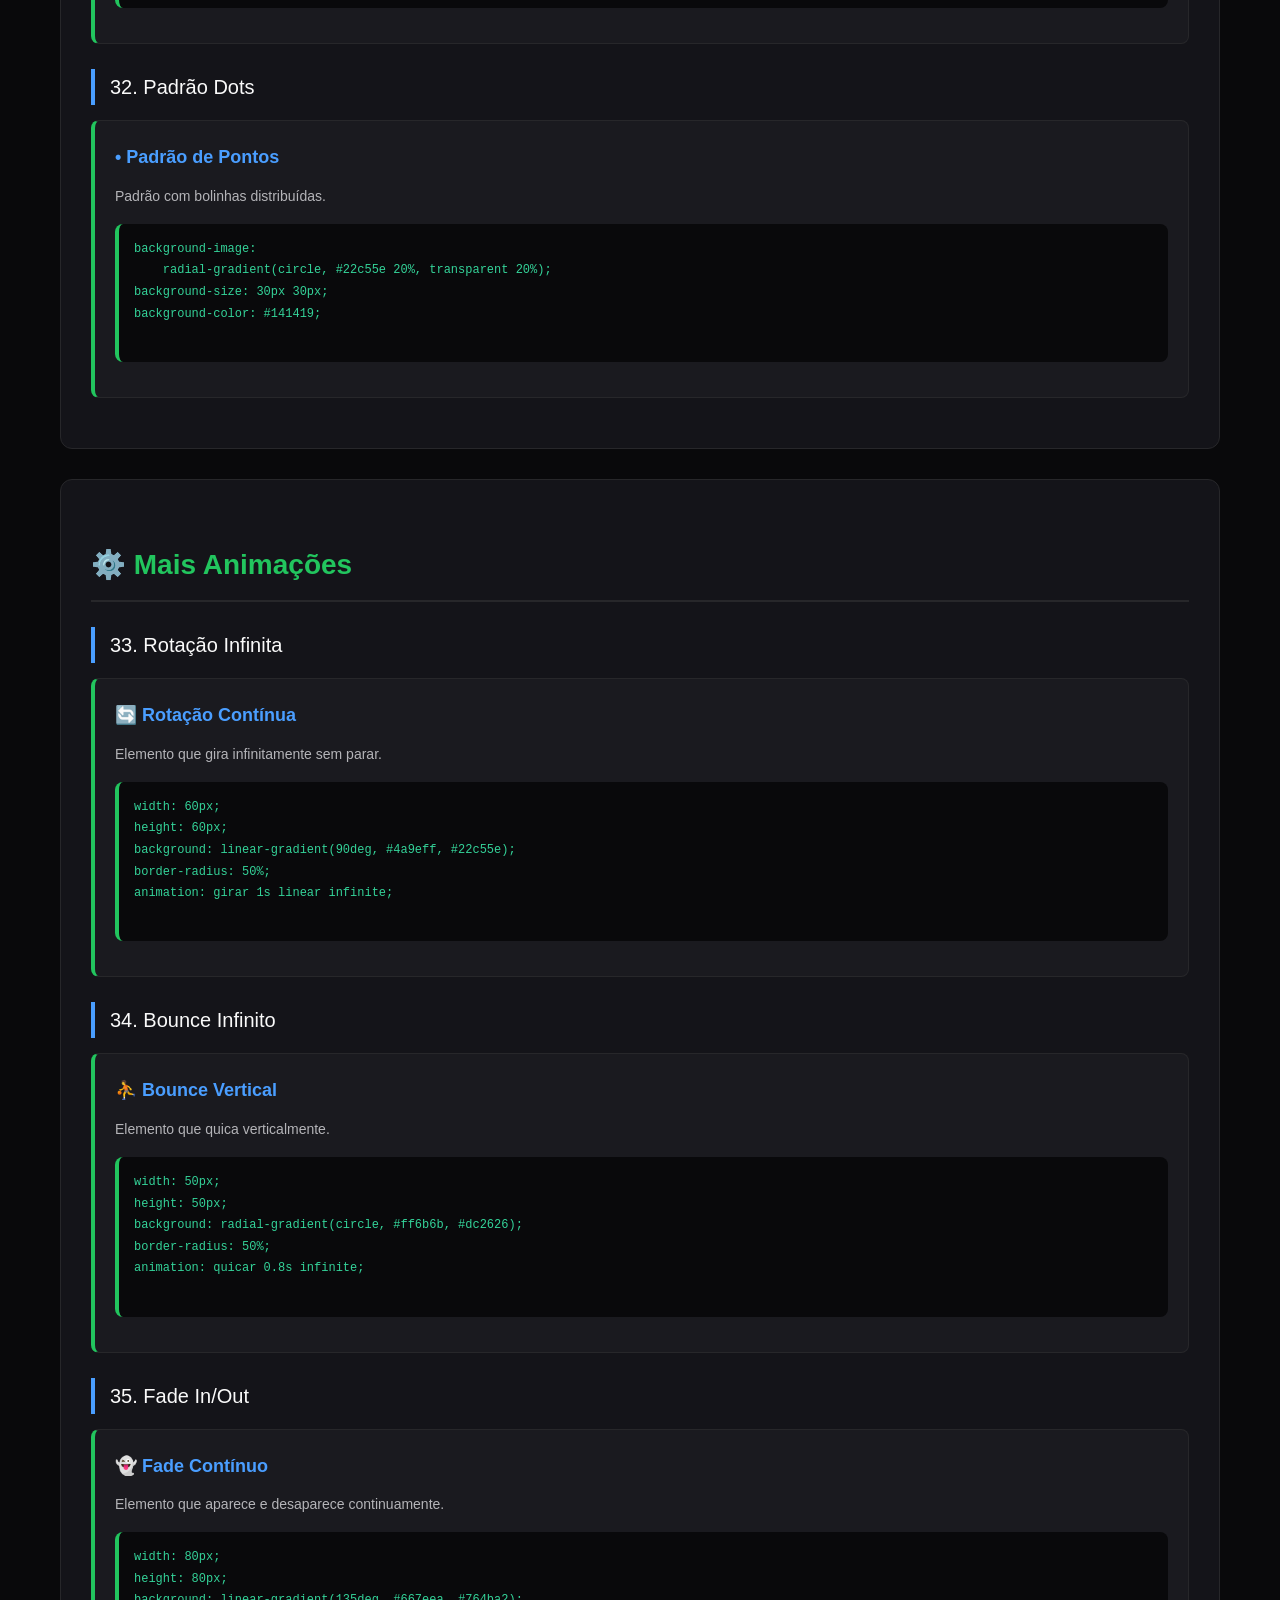
<file: estilos-lista.html>
<!DOCTYPE html>
<html lang="pt-br">

<head>
    <meta charset="UTF-8">
    <meta name="viewport" content="width=device-width, initial-scale=1.0">
    <title>Lista de Estilos CSS - Referência Rápida</title>
    <style>
        * {
            margin: 0;
            padding: 0;
            box-sizing: border-box;
            font-family: "Inter", sans-serif;
        }

        body {
            background: #09090b;
            color: #e4e4e7;
            line-height: 1.8;
            max-width: 1200px;
            margin: 0 auto;
            padding: 40px 20px;
        }

        header {
            text-align: center;
            margin-bottom: 50px;
            border-bottom: 2px solid #22c55e;
            padding-bottom: 30px;
        }

        h1 {
            font-size: 48px;
            color: #fafafa;
            margin-bottom: 10px;
        }

        h1 span {
            color: #22c55e;
        }

        .subtitle {
            color: #71717a;
            font-size: 18px;
        }

        h2 {
            color: #22c55e;
            font-size: 28px;
            margin-bottom: 20px;
            margin-top: 30px;
            border-bottom: 2px solid #27272a;
            padding-bottom: 10px;
        }

        .secao {
            background: #141419;
            padding: 30px;
            border-radius: 12px;
            border: 1px solid #27272a;
            margin-bottom: 30px;
        }

        .estilo {
            background: #1a1a1f;
            padding: 20px;
            border-radius: 8px;
            margin-bottom: 20px;
            border: 1px solid #27272a;
            border-left: 4px solid #22c55e;
        }

        .estilo h3 {
            color: #4a9eff;
            margin-bottom: 10px;
            font-size: 18px;
        }

        .descricao {
            color: #b4b4b8;
            margin-bottom: 15px;
            font-size: 14px;
        }

        code {
            background: #09090b;
            color: #34d399;
            padding: 2px 6px;
            border-radius: 4px;
            font-family: 'Courier New', monospace;
            font-size: 14px;
        }

        .code-block {
            background: #09090b;
            color: #34d399;
            padding: 15px;
            border-radius: 8px;
            overflow-x: auto;
            margin: 15px 0;
            border-left: 4px solid #22c55e;
            font-family: 'Courier New', monospace;
            font-size: 12px;
            white-space: pre-wrap;
            word-wrap: break-word;
        }

        .como-usar {
            background: rgba(34, 197, 94, 0.05);
            border-left: 4px solid #22c55e;
            padding: 10px;
            border-radius: 4px;
            font-size: 13px;
            color: #a1f71a;
        }

        .botao-voltar {
            display: inline-block;
            padding: 12px 25px;
            background: #22c55e;
            color: white;
            text-decoration: none;
            border-radius: 8px;
            margin-bottom: 30px;
            font-weight: bold;
            transition: background 0.3s;
        }

        .botao-voltar:hover {
            background: #16a34a;
        }

        .categoria-titulo {
            color: #fafafa;
            font-size: 20px;
            margin-top: 25px;
            margin-bottom: 15px;
            padding-left: 15px;
            border-left: 4px solid #4a9eff;
        }

        @media (max-width: 768px) {
            h1 {
                font-size: 32px;
            }

            .estilo {
                padding: 15px;
            }
        }
    </style>
</head>

<body>
    <a href="index.html" class="botao-voltar">← Voltar ao Gerador</a>

    <header>
        <h1>Lista de <span>Estilos CSS</span></h1>
        <p class="subtitle">40+ estilos predefinidos com código pronto para usar</p>
    </header>

    <!-- CATEGORIA 1: ANIMAÇÕES BÁSICAS -->
    <div class="secao">
        <h2>⚡ Animações Básicas</h2>

        <div class="categoria-titulo">1. Bola Azul Quicando</div>
        <div class="estilo">
            <h3>🔵 Bola Azul Quicando</h3>
            <p class="descricao">Uma esfera azul que quica continuamente, perfeita para demonstrar animações verticais.</p>
            <div class="code-block">width: 50px;
height: 50px;
background: radial-gradient(circle at 30% 30%, #4a9eff, #2563eb);
border-radius: 50%;
animation: quicar 0.8s infinite;
box-shadow: 0 10px 20px rgba(37, 99, 235, 0.3);
            </div>
            <div class="como-usar">
                💡 Teste: Digite "bola azul quicando" no gerador
            </div>
        </div>

        <div class="categoria-titulo">2. Quadrado Girando</div>
        <div class="estilo">
            <h3>🟨 Quadrado Girando</h3>
            <p class="descricao">Um quadrado amarelo que gira 360° continuamente.</p>
            <div class="code-block">width: 60px;
height: 60px;
background: linear-gradient(45deg, #fbbf24, #f59e0b);
animation: girar 2s linear infinite;
box-shadow: 0 0 15px rgba(245, 158, 11, 0.5);
            </div>
        </div>

        <div class="categoria-titulo">3. Bola Pulsante</div>
        <div class="estilo">
            <h3>💓 Bola Pulsante</h3>
            <p class="descricao">Uma bola vermelha que pulsa aumentando e diminuindo de tamanho.</p>
            <div class="code-block">width: 50px;
height: 50px;
background: radial-gradient(circle, #ef4444, #dc2626);
border-radius: 50%;
animation: pulsar 1.5s ease-in-out infinite;
box-shadow: 0 0 30px rgba(239, 68, 68, 0.6);
            </div>
        </div>

        <div class="categoria-titulo">4. Onda de Movimento</div>
        <div class="estilo">
            <h3>〰️ Onda de Movimento</h3>
            <p class="descricao">Elemento que se move em padrão ondulado horizontal.</p>
            <div class="code-block">width: 40px;
height: 40px;
background: radial-gradient(circle, #06b6d4, #0891b2);
border-radius: 50%;
animation: onda 2s ease-in-out infinite;
            </div>
        </div>

        <div class="categoria-titulo">5. Ondulação</div>
        <div class="estilo">
            <h3>〜 Ondulação Suave</h3>
            <p class="descricao">Animação que simula ondulação vertical suave.</p>
            <div class="code-block">width: 50px;
height: 50px;
background: linear-gradient(135deg, #8b5cf6, #a855f7);
border-radius: 50%;
animation: ondular 1.2s ease-in-out infinite;
            </div>
        </div>
    </div>

    <!-- CATEGORIA 2: EFEITOS HOVER -->
    <div class="secao">
        <h2>✋ Efeitos Hover</h2>

        <div class="categoria-titulo">6. Botão Hover</div>
        <div class="estilo">
            <h3>🖱️ Botão com Hover Interativo</h3>
            <p class="descricao">Botão que muda cor ao passar o mouse, com sombra flutuante.</p>
            <div class="code-block">padding: 12px 30px;
background: #22c55e;
color: white;
border: none;
border-radius: 8px;
font-weight: bold;
cursor: pointer;
transition: all 0.3s ease;
box-shadow: 0 4px 15px rgba(34, 197, 94, 0.3);

:hover {
    background: #16a34a;
    transform: translateY(-3px);
    box-shadow: 0 8px 25px rgba(34, 197, 94, 0.5);
}
            </div>
        </div>

        <div class="categoria-titulo">7. Escala ao Hover</div>
        <div class="estilo">
            <h3>📏 Elemento que Cresce</h3>
            <p class="descricao">Elemento que aumenta de tamanho quando você passa o mouse.</p>
            <div class="code-block">width: 80px;
height: 80px;
background: linear-gradient(135deg, #ec4899, #db2777);
border-radius: 12px;
transition: transform 0.3s ease;

:hover {
    transform: scale(1.2);
}
            </div>
        </div>

        <div class="categoria-titulo">8. Sombra Hover</div>
        <div class="estilo">
            <h3>👤 Efeito de Sombra</h3>
            <p class="descricao">Elemento que ganha profundidade com sombra ao passar o mouse.</p>
            <div class="code-block">padding: 20px;
background: #1a1a1f;
border-radius: 8px;
transition: box-shadow 0.3s ease;
border: 1px solid #27272a;

:hover {
    box-shadow: 0 20px 40px rgba(0, 0, 0, 0.5);
}
            </div>
        </div>
    </div>

    <!-- CATEGORIA 3: EFEITOS DE TEXTO -->
    <div class="secao">
        <h2>🔤 Efeitos de Texto</h2>

        <div class="categoria-titulo">9. Texto Gradiente</div>
        <div class="estilo">
            <h3>🎨 Texto com Gradiente</h3>
            <p class="descricao">Texto com cores em gradiente linear.</p>
            <div class="code-block">font-size: 32px;
font-weight: bold;
background: linear-gradient(90deg, #ff6b6b, #4a9eff, #22c55e);
-webkit-background-clip: text;
-webkit-text-fill-color: transparent;
background-clip: text;
            </div>
        </div>

        <div class="categoria-titulo">10. Texto Brilhante</div>
        <div class="estilo">
            <h3>✨ Texto Brilhando</h3>
            <p class="descricao">Texto que pulsa com brilho animado.</p>
            <div class="code-block">font-size: 28px;
color: #fbbf24;
text-shadow: 0 0 10px #fbbf24, 0 0 20px #f59e0b;
animation: brilhar 1.5s ease-in-out infinite;
            </div>
        </div>

        <div class="categoria-titulo">11. Texto Sombra</div>
        <div class="estilo">
            <h3>🌑 Texto com Sombra Profunda</h3>
            <p class="descricao">Texto com efeito 3D usando múltiplas sombras.</p>
            <div class="code-block">font-size: 36px;
font-weight: bold;
color: #fafafa;
text-shadow: -2px -2px 0 rgba(0, 0, 0, 0.8),
             2px 2px 10px rgba(0, 0, 0, 0.5);
            </div>
        </div>

        <div class="categoria-titulo">12. Texto Neon</div>
        <div class="estilo">
            <h3>💡 Texto Neon</h3>
            <p class="descricao">Texto com efeito neon cyberpunk.</p>
            <div class="code-block">font-size: 28px;
color: #00ff00;
text-shadow: 0 0 5px #00ff00, 0 0 10px #00ff00, 0 0 20px #00ff00;
animation: mudaCor 3s ease-in-out infinite;
            </div>
        </div>
    </div>

    <!-- CATEGORIA 4: GRADIENTES -->
    <div class="secao">
        <h2>🌈 Gradientes</h2>

        <div class="categoria-titulo">13. Gradiente Fundo</div>
        <div class="estilo">
            <h3>🎨 Gradiente Linear</h3>
            <p class="descricao">Fundo com gradiente suave de cores.</p>
            <div class="code-block">background: linear-gradient(135deg, #667eea 0%, #764ba2 100%);
width: 100%;
height: 150px;
border-radius: 12px;
            </div>
        </div>

        <div class="categoria-titulo">14. Transição Suave</div>
        <div class="estilo">
            <h3>〰️ Gradiente com Transição</h3>
            <p class="descricao">Gradiente que muda de cor continuamente.</p>
            <div class="code-block">background: linear-gradient(45deg, #ff6b6b, #4a9eff, #22c55e, #ff6b6b);
background-size: 200% 200%;
animation: gradientShift 8s ease infinite;
            </div>
        </div>

        <div class="categoria-titulo">15. Gradiente Espelhado</div>
        <div class="estilo">
            <h3>🔄 Gradiente Radial</h3>
            <p class="descricao">Gradiente que irradia do centro.</p>
            <div class="code-block">background: radial-gradient(circle at 30% 30%, 
                         #ff6b6b 0%, 
                         #4a9eff 50%, 
                         #000 100%);
width: 150px;
height: 150px;
border-radius: 50%;
            </div>
        </div>
    </div>

    <!-- CATEGORIA 5: SOMBRAS -->
    <div class="secao">
        <h2>👥 Sombras e Profundidade</h2>

        <div class="categoria-titulo">16. Sombra Flutuante</div>
        <div class="estilo">
            <h3>⬆️ Elemento Flutuante</h3>
            <p class="descricao">Elemento com sombra que o faz parecer flutuar.</p>
            <div class="code-block">padding: 20px;
background: linear-gradient(135deg, #667eea, #764ba2);
border-radius: 12px;
box-shadow: 0 10px 30px rgba(102, 126, 234, 0.4),
            0 1px 3px rgba(0, 0, 0, 0.12);
animation: flutuar 3s ease-in-out infinite;
            </div>
        </div>

        <div class="categoria-titulo">17. Sombra Profunda</div>
        <div class="estilo">
            <h3>🕳️ Sombra Intensa</h3>
            <p class="descricao">Sombra muito marcada criando profundidade extrema.</p>
            <div class="code-block">padding: 30px;
background: #1a1a1f;
border-radius: 12px;
box-shadow: 0 20px 60px rgba(0, 0, 0, 0.8),
            0 0 40px rgba(0, 0, 0, 0.6);
            </div>
        </div>

        <div class="categoria-titulo">18. Sombra Interna</div>
        <div class="estilo">
            <h3>↙️ Sombra Interna</h3>
            <p class="descricao">Sombra dentro do elemento criando efeito de depressão.</p>
            <div class="code-block">width: 100px;
height: 100px;
background: #22c55e;
border-radius: 12px;
box-shadow: inset 0 4px 8px rgba(0, 0, 0, 0.3);
            </div>
        </div>
    </div>

    <!-- CATEGORIA 6: NEON -->
    <div class="secao">
        <h2>💡 Efeitos Neon</h2>

        <div class="categoria-titulo">19. Efeito Neon</div>
        <div class="estilo">
            <h3>⚡ Neon Padrão</h3>
            <p class="descricao">Efeito neon clássico com luz brilhante.</p>
            <div class="code-block">width: 100px;
height: 100px;
background: #0f0;
border-radius: 50%;
box-shadow: 0 0 10px #0f0, 0 0 20px #0f0, 0 0 40px #0f0;
animation: brilhar 1.5s ease-in-out infinite;
            </div>
        </div>

        <div class="categoria-titulo">20. Neon Rosa</div>
        <div class="estilo">
            <h3>💗 Neon Rosa Vibrante</h3>
            <p class="descricao">Neon em tons de rosa e magenta.</p>
            <div class="code-block">width: 80px;
height: 80px;
background: #ff006e;
border-radius: 50%;
box-shadow: 0 0 10px #ff006e, 0 0 20px #ff006e, 0 0 30px #ff006e;
            </div>
        </div>

        <div class="categoria-titulo">21. Neon Azul</div>
        <div class="estilo">
            <h3>💙 Neon Azul Intenso</h3>
            <p class="descricao">Neon em tons de azul cibernético.</p>
            <div class="code-block">width: 80px;
height: 80px;
background: #00d4ff;
border-radius: 50%;
box-shadow: 0 0 10px #00d4ff, 0 0 20px #00d4ff, 0 0 30px #00d4ff;
            </div>
        </div>
    </div>

    <!-- CATEGORIA 7: CARTÕES -->
    <div class="secao">
        <h2>🎴 Cartões (Cards)</h2>

        <div class="categoria-titulo">22. Cartão Moderno</div>
        <div class="estilo">
            <h3>🖼️ Cartão com Design Moderno</h3>
            <p class="descricao">Cartão com gradiente e sombra elegante.</p>
            <div class="code-block">padding: 25px;
background: linear-gradient(135deg, rgba(102, 126, 234, 0.1), rgba(118, 75, 162, 0.1));
border: 1px solid rgba(34, 197, 94, 0.3);
border-radius: 12px;
box-shadow: 0 8px 20px rgba(0, 0, 0, 0.2);
backdrop-filter: blur(10px);
            </div>
        </div>

        <div class="categoria-titulo">23. Cartão Simples</div>
        <div class="estilo">
            <h3>📄 Cartão Minimalista</h3>
            <p class="descricao">Cartão limpo e simples com borda.</p>
            <div class="code-block">padding: 20px;
background: #1a1a1f;
border: 2px solid #27272a;
border-radius: 8px;
transition: all 0.3s ease;
            </div>
        </div>

        <div class="categoria-titulo">24. Cartão com Borda</div>
        <div class="estilo">
            <h3>📌 Cartão com Destaque</h3>
            <p class="descricao">Cartão com borda colorida em destaque.</p>
            <div class="code-block">padding: 20px;
background: #141419;
border-left: 4px solid #22c55e;
border-radius: 8px;
box-shadow: 0 4px 15px rgba(34, 197, 94, 0.2);
            </div>
        </div>
    </div>

    <!-- CATEGORIA 8: FORMAS -->
    <div class="secao">
        <h2>🎯 Arcos e Formas</h2>

        <div class="categoria-titulo">25. Arco-Íris</div>
        <div class="estilo">
            <h3>🌈 Padrão Arco-Íris</h3>
            <p class="descricao">Gradiente com todas as cores do arco-íris.</p>
            <div class="code-block">width: 120px;
height: 120px;
background: conic-gradient(from 0deg, 
    red, yellow, lime, cyan, blue, magenta, red);
border-radius: 50%;
            </div>
        </div>

        <div class="categoria-titulo">26. Espiral Giratória</div>
        <div class="estilo">
            <h3>🌀 Espiral Animada</h3>
            <p class="descricao">Padrão que simula uma espiral girando.</p>
            <div class="code-block">width: 100px;
height: 100px;
background: 
    conic-gradient(from 0deg, transparent 0deg 90deg, #4a9eff 90deg);
border-radius: 50%;
animation: girar 2s linear infinite;
            </div>
        </div>

        <div class="categoria-titulo">27. Círculo Pulsante</div>
        <div class="estilo">
            <h3>⭕ Círculo com Pulso</h3>
            <p class="descricao">Círculo que pulsa continuamente.</p>
            <div class="code-block">width: 60px;
height: 60px;
background: radial-gradient(circle, #22c55e, #16a34a);
border-radius: 50%;
animation: pulsar 1.5s ease-in-out infinite;
box-shadow: 0 0 20px rgba(34, 197, 94, 0.5);
            </div>
        </div>
    </div>

    <!-- CATEGORIA 9: 3D -->
    <div class="secao">
        <h2>🎮 3D e Perspectiva</h2>

        <div class="categoria-titulo">28. Cubo 3D</div>
        <div class="estilo">
            <h3>📦 Cubo Tridimensional</h3>
            <p class="descricao">Cubo em perspectiva 3D animado.</p>
            <div class="code-block">width: 80px;
height: 80px;
background: linear-gradient(135deg, #667eea, #764ba2);
transform: perspective(1000px) rotateX(30deg) rotateY(30deg);
animation: girar 3s linear infinite;
            </div>
        </div>

        <div class="categoria-titulo">29. Flip 3D</div>
        <div class="estilo">
            <h3>🔀 Efeito Flip 3D</h3>
            <p class="descricao">Elemento que vira em 3D continuamente.</p>
            <div class="code-block">width: 80px;
height: 80px;
background: linear-gradient(45deg, #ff6b6b, #ec4899);
animation: girar 2s linear infinite;
transform: perspective(1000px) rotateY(360deg);
            </div>
        </div>
    </div>

    <!-- CATEGORIA 10: PADRÕES -->
    <div class="secao">
        <h2>🔲 Padrões</h2>

        <div class="categoria-titulo">30. Padrão Xadrez</div>
        <div class="estilo">
            <h3>♟️ Tabuleiro de Xadrez</h3>
            <p class="descricao">Padrão quadriculado em preto e branco.</p>
            <div class="code-block">background: 
    linear-gradient(45deg, #333 25%, transparent 25%, transparent 75%, #333 75%),
    linear-gradient(45deg, #333 25%, transparent 25%, transparent 75%, #333 75%);
background-size: 40px 40px;
background-position: 0 0, 20px 20px;
            </div>
        </div>

        <div class="categoria-titulo">31. Padrão Listras</div>
        <div class="estilo">
            <h3>📊 Listras Diagonais</h3>
            <p class="descricao">Padrão com listras diagonais.</p>
            <div class="code-block">background: 
    repeating-linear-gradient(45deg, 
        #22c55e, #22c55e 10px, 
        #1a1a1f 10px, #1a1a1f 20px);
            </div>
        </div>

        <div class="categoria-titulo">32. Padrão Dots</div>
        <div class="estilo">
            <h3>• Padrão de Pontos</h3>
            <p class="descricao">Padrão com bolinhas distribuídas.</p>
            <div class="code-block">background-image: 
    radial-gradient(circle, #22c55e 20%, transparent 20%);
background-size: 30px 30px;
background-color: #141419;
            </div>
        </div>
    </div>

    <!-- CATEGORIA 11: MAIS ANIMAÇÕES -->
    <div class="secao">
        <h2>⚙️ Mais Animações</h2>

        <div class="categoria-titulo">33. Rotação Infinita</div>
        <div class="estilo">
            <h3>🔄 Rotação Contínua</h3>
            <p class="descricao">Elemento que gira infinitamente sem parar.</p>
            <div class="code-block">width: 60px;
height: 60px;
background: linear-gradient(90deg, #4a9eff, #22c55e);
border-radius: 50%;
animation: girar 1s linear infinite;
            </div>
        </div>

        <div class="categoria-titulo">34. Bounce Infinito</div>
        <div class="estilo">
            <h3>⛹️ Bounce Vertical</h3>
            <p class="descricao">Elemento que quica verticalmente.</p>
            <div class="code-block">width: 50px;
height: 50px;
background: radial-gradient(circle, #ff6b6b, #dc2626);
border-radius: 50%;
animation: quicar 0.8s infinite;
            </div>
        </div>

        <div class="categoria-titulo">35. Fade In/Out</div>
        <div class="estilo">
            <h3>👻 Fade Contínuo</h3>
            <p class="descricao">Elemento que aparece e desaparece continuamente.</p>
            <div class="code-block">width: 80px;
height: 80px;
background: linear-gradient(135deg, #667eea, #764ba2);
border-radius: 12px;
animation: mudaCor 2s ease-in-out infinite;
            </div>
        </div>

        <div class="categoria-titulo">36. Deslizar</div>
        <div class="estilo">
            <h3>➡️ Movimento Deslizante</h3>
            <p class="descricao">Elemento que desliza horizontalmente.</p>
            <div class="code-block">width: 60px;
height: 60px;
background: #22c55e;
border-radius: 8px;
animation: deslizar 2s ease-in-out infinite;
            </div>
        </div>

        <div class="categoria-titulo">37. Rotação Lenta</div>
        <div class="estilo">
            <h3>🌍 Rotação Suave</h3>
            <p class="descricao">Rotação muito lenta e contínua.</p>
            <div class="code-block">width: 80px;
height: 80px;
background: conic-gradient(red, yellow, lime, cyan, blue);
border-radius: 50%;
animation: girar 8s linear infinite;
            </div>
        </div>
    </div>

    <!-- CATEGORIA 12: EFEITOS ESPECIAIS -->
    <div class="secao">
        <h2>✨ Efeitos Especiais</h2>

        <div class="categoria-titulo">38. Brilho Radiante</div>
        <div class="estilo">
            <h3>💫 Brilho ao Redor</h3>
            <p class="descricao">Elemento com efeito de brilho radiante.</p>
            <div class="code-block">width: 100px;
height: 100px;
background: radial-gradient(circle, #fbbf24, transparent);
border-radius: 50%;
box-shadow: 0 0 40px #fbbf24, 0 0 80px rgba(251, 191, 36, 0.5);
animation: brilhar 1.5s ease-in-out infinite;
            </div>
        </div>

        <div class="categoria-titulo">39. Efeito Vidro (Glassmorphism)</div>
        <div class="estilo">
            <h3>🥃 Efeito Vidro Fosco</h3>
            <p class="descricao">Elemento com aparência de vidro transparente.</p>
            <div class="code-block">padding: 25px;
background: rgba(255, 255, 255, 0.1);
border: 1px solid rgba(255, 255, 255, 0.2);
backdrop-filter: blur(10px);
border-radius: 12px;
            </div>
        </div>

        <div class="categoria-titulo">40. Estilo Minimalista</div>
        <div class="estilo">
            <h3>⚖️ Design Minimalista</h3>
            <p class="descricao">Elemento com design limpo e minimalista.</p>
            <div class="code-block">padding: 20px;
background: #1a1a1f;
border: 1px solid #27272a;
border-radius: 8px;
box-shadow: none;
            </div>
        </div>

        <div class="categoria-titulo">41. Estilo Geométrico</div>
        <div class="estilo">
            <h3>◆ Padrões Geométricos</h3>
            <p class="descricao">Elemento com formas geométricas.</p>
            <div class="code-block">width: 100px;
height: 100px;
background: linear-gradient(135deg, 
    transparent 25%, #4a9eff 25%, #4a9eff 50%, 
    transparent 50%, transparent 75%, #4a9eff 75%);
clip-path: polygon(50% 0%, 100% 25%, 100% 75%, 50% 100%, 0% 75%, 0% 25%);
            </div>
        </div>
    </div>

    <!-- RODAPÉ -->
    <footer style="text-align: center; margin-top: 50px; padding-top: 30px; border-top: 1px solid #27272a;">
        <p>
            <a href="index.html" style="color: #22c55e; text-decoration: none; margin: 0 10px;">← Voltar ao Gerador</a>
            |
            <a href="documentacao.html" style="color: #4a9eff; text-decoration: none; margin: 0 10px;">📚 Documentação CSS</a>
        </p>
        <p style="color: #71717a; margin-top: 10px;">© 2026 - Gerador de CSS com IA</p>
    </footer>

</body>

</html>
</file>
<file: styles.css>
* {
    margin: 0;
    padding: 0;
    box-sizing: border-box;
    font-family: "Inter", sans-serif;
}

body {
    background: #09090b;
    color: #e4e4e7;
    padding: 40px;
    display: flex;
    flex-direction: column;
    align-items: center;
}

h1 {
    font-size: 40px;
    color: #fafafa;
    font-weight: bold;
}

span {
    color: #22c55e;
}

p {
    color: #71717a;
    margin: 10px 0 20px 0;
}

textarea {
    resize: none;
    width: 100%;
    max-width: 640px;
    padding: 16px;
    border: 1px solid #27272a;
    border-radius: 10px;
    background: #141419;
    color: #fafafa;
    outline: none;
    margin-bottom: 20px;
    font-size: 16px;
}

button {
    width: 100%;
    max-width: 640px;
    background: #22c55e;
    color: #fff;
    font-size: 16px;
    font-weight: bold;
    border-radius: 10px;
    border: none;
    padding: 15px;
    cursor: pointer;
    margin-bottom: 30px;
    transition: background 0.3s;
}

button:hover {
    background: #16a34a;
}

button:disabled {
    background: #374151;
    cursor: not-allowed;
}

h2 {
    color: #fafafa;
    margin: 30px 0 15px 0;
    font-size: 24px;
}

.bloco-codigo {
    background: #141419;
    border: 1px solid #27272a;
    border-radius: 12px;
    padding: 20px;
    font-size: 14px;
    color: #34d399;
    line-height: 1.6;
    overflow: auto;
    white-space: pre-wrap;
    font-family: 'Courier New', monospace;
    width: 100%;
    max-width: 640px;
    min-height: 150px;
}

.resultado-preview {
    width: 100%;
    max-width: 640px;
    height: 300px;
    border: 2px solid #27272a;
    border-radius: 15px;
    background: #141419;
    display: flex;
    align-items: center;
    justify-content: center;
    padding: 20px;
}

.elemento-preview {
    padding: 20px;
    border-radius: 10px;
    background: #22c55e;
    color: white;
    font-weight: bold;
    text-align: center;
    transition: all 0.3s;
}
</file>
